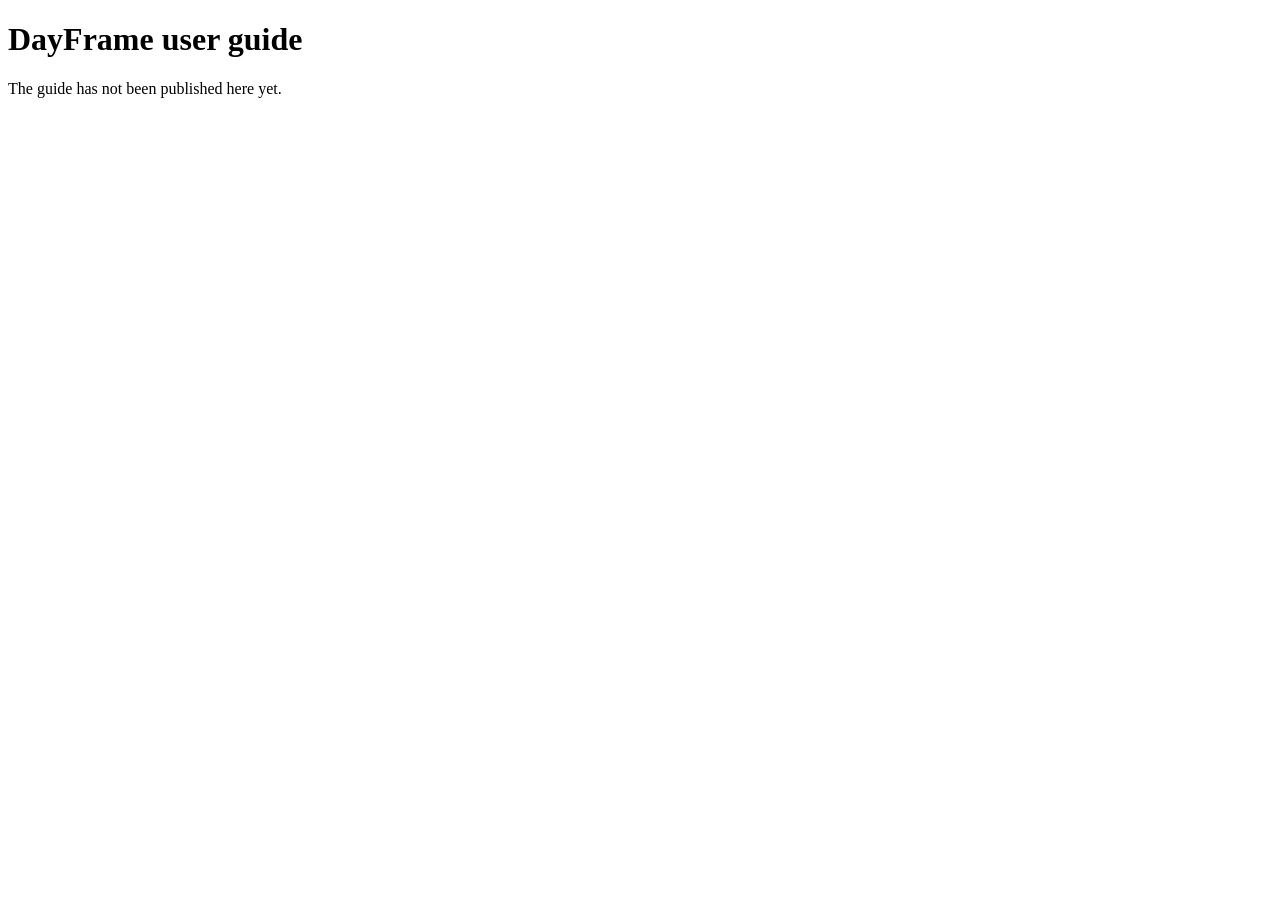
<file: site/help-library/index.html>
<!doctype html>
<html lang="en">
<head>
<meta charset="utf-8">
<meta name="viewport" content="width=device-width, initial-scale=1">
<meta name="robots" content="noindex">
<title>DayFrame user guide</title>
</head>
<body>
<main>
<h1>DayFrame user guide</h1>
<p>The guide has not been published here yet.</p>
</main>
</body>
</html>
</file>
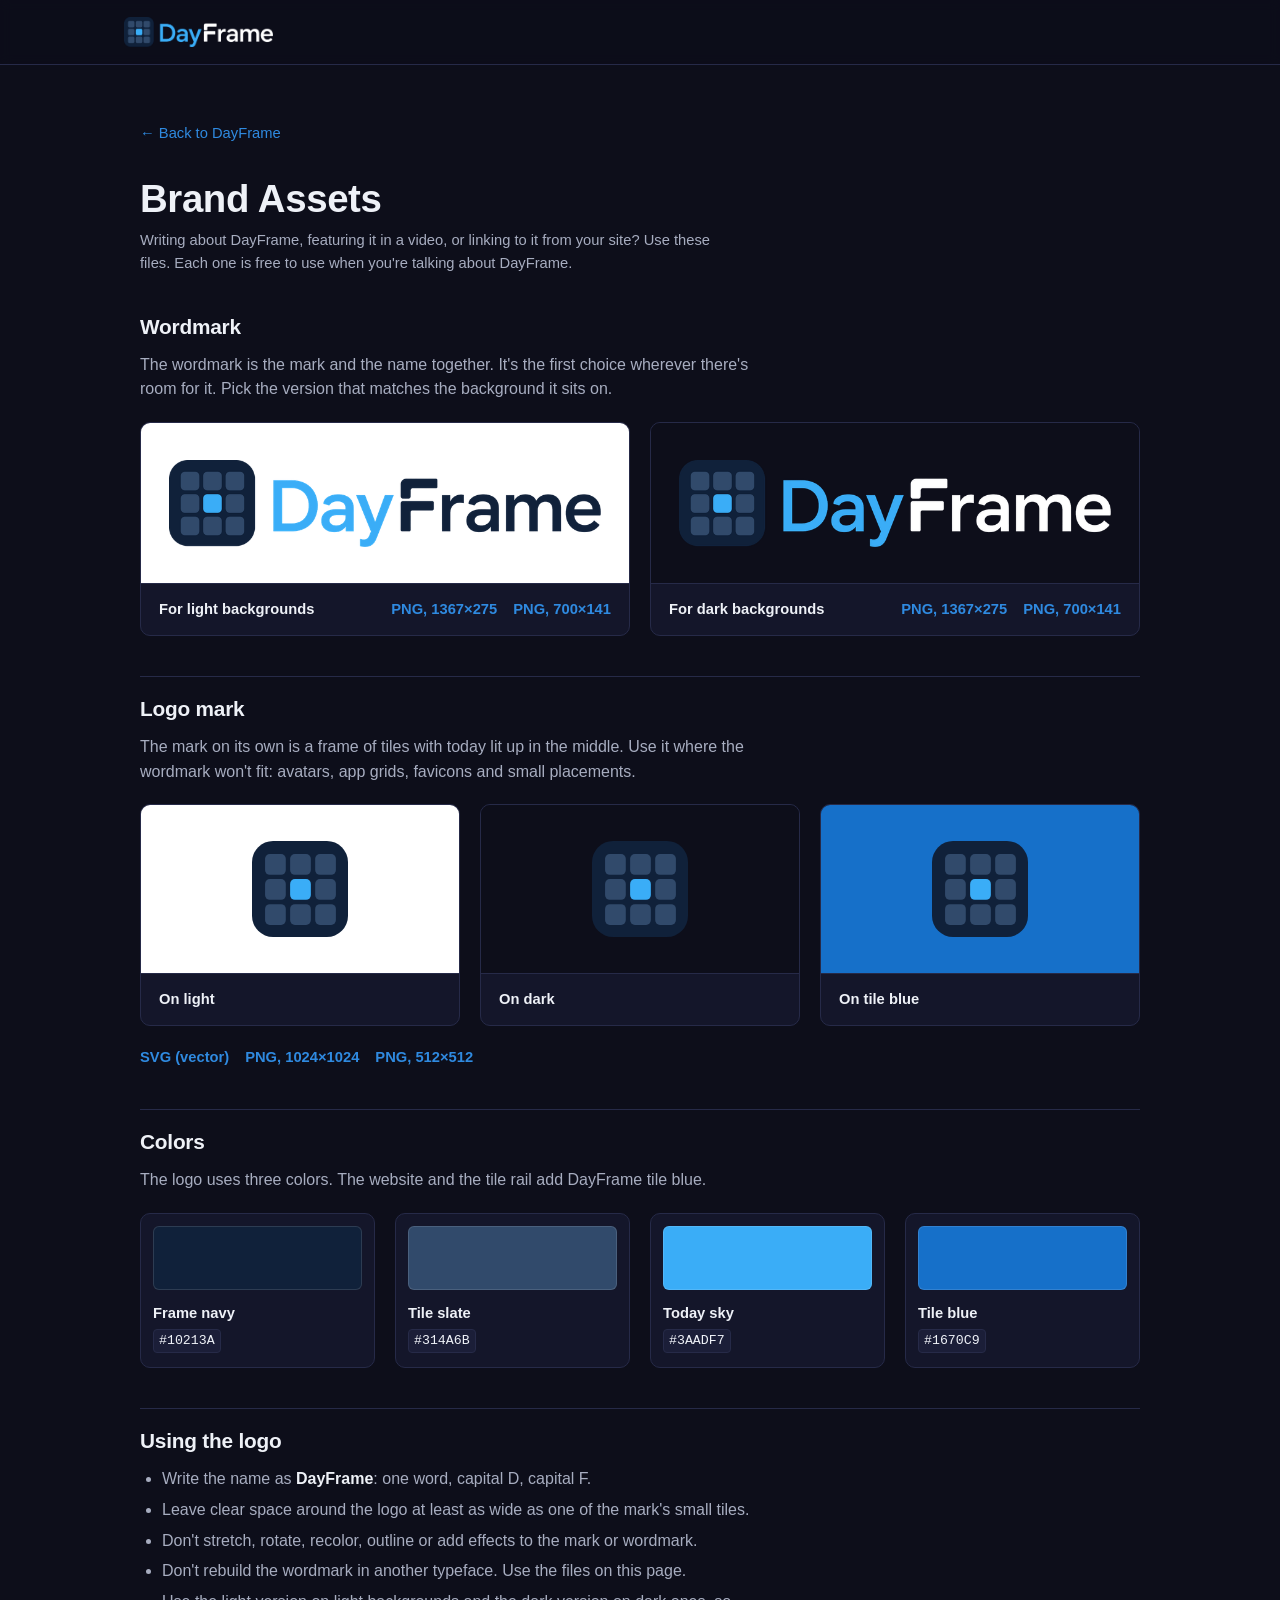
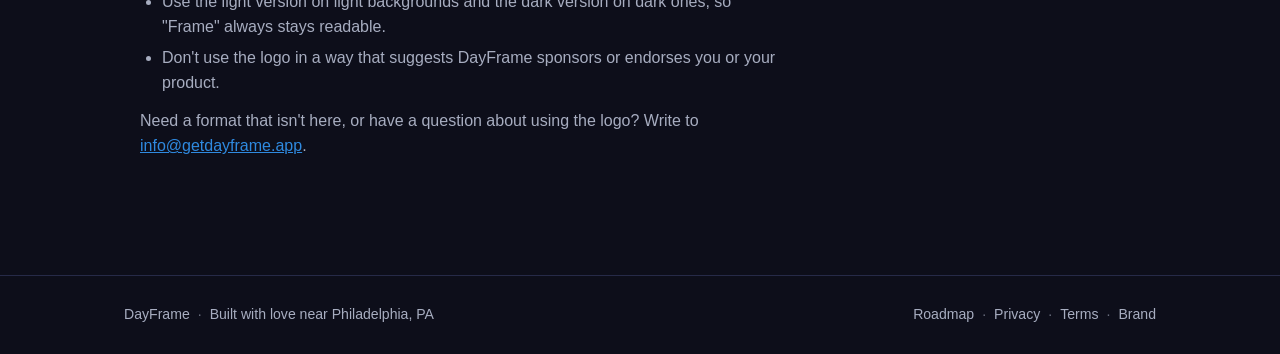
<file: site/branding.html>
<!DOCTYPE html>
<html lang="en">
<head>
<meta charset="UTF-8" />
<meta name="viewport" content="width=device-width, initial-scale=1.0" />
<title>Brand Assets — DayFrame</title>
<meta name="description" content="Download the DayFrame logo mark and wordmarks for light and dark backgrounds, with the brand colors and simple guidelines for using them." />

<link rel="icon" href="img/favicon.svg" type="image/svg+xml" />
<link rel="icon" href="img/favicon-32x32.png" sizes="32x32" type="image/png" />
<link rel="icon" href="img/favicon-16x16.png" sizes="16x16" type="image/png" />
<link rel="alternate icon" href="img/favicon.ico" />
<link rel="apple-touch-icon" href="img/apple-touch-icon.png" />

<meta property="og:type" content="website" />
<meta property="og:site_name" content="DayFrame" />
<meta property="og:url" content="https://getdayframe.app/branding.html" />
<meta property="og:title" content="Brand Assets — DayFrame" />
<meta property="og:description" content="The DayFrame logo mark, wordmarks and brand colors, ready to download." />
<meta property="og:image" content="https://getdayframe.app/img/og-image.png" />

<link rel="canonical" href="https://getdayframe.app/branding.html" />
<link rel="stylesheet" href="css/style.css" />
<script src="js/platform.js"></script>
</head>
<body>

<header class="site-header">
  <div class="wrap header-inner">
    <a class="brand" href="index.html">
      <img class="brand-wordmark" src="img/brand/dayframe-wordmark-dark-700.png" alt="DayFrame" width="700" height="141" />
    </a>
    <a class="pill store-only" href="https://apps.microsoft.com/detail/9MW9FNK1H1N3" target="_blank" rel="noopener">Get it from the Microsoft Store</a>
  </div>
</header>

<main>
  <div class="wrap legal brand-page">
    <a class="back-link" href="index.html">&larr; Back to DayFrame</a>

    <h1>Brand Assets</h1>
    <p class="updated">
      Writing about DayFrame, featuring it in a video, or linking to it from your site? Use these
      files. Each one is free to use when you're talking about DayFrame.
    </p>

    <section>
      <h2>Wordmark</h2>
      <p>
        The wordmark is the mark and the name together. It's the first choice wherever there's
        room for it. Pick the version that matches the background it sits on.
      </p>

      <div class="brand-grid brand-grid-2">
        <figure class="brand-card">
          <div class="brand-swatch brand-swatch-light">
            <img src="img/brand/dayframe-wordmark-light-700.png" alt="The DayFrame wordmark for light backgrounds: the tile-grid mark beside 'Day' in sky blue and 'Frame' in navy" width="700" height="141" />
          </div>
          <figcaption>
            <strong>For light backgrounds</strong>
            <span class="brand-downloads">
              <a href="img/brand/dayframe-wordmark-light.png" download>PNG, 1367&times;275</a>
              <a href="img/brand/dayframe-wordmark-light-700.png" download>PNG, 700&times;141</a>
            </span>
          </figcaption>
        </figure>

        <figure class="brand-card">
          <div class="brand-swatch brand-swatch-dark">
            <img src="img/brand/dayframe-wordmark-dark-700.png" alt="The DayFrame wordmark for dark backgrounds: the tile-grid mark beside 'Day' in sky blue and 'Frame' in white" width="700" height="141" />
          </div>
          <figcaption>
            <strong>For dark backgrounds</strong>
            <span class="brand-downloads">
              <a href="img/brand/dayframe-wordmark-dark.png" download>PNG, 1367&times;275</a>
              <a href="img/brand/dayframe-wordmark-dark-700.png" download>PNG, 700&times;141</a>
            </span>
          </figcaption>
        </figure>
      </div>
    </section>

    <section>
      <h2>Logo mark</h2>
      <p>
        The mark on its own is a frame of tiles with today lit up in the middle. Use it where the
        wordmark won't fit: avatars, app grids, favicons and small placements.
      </p>

      <div class="brand-grid brand-grid-3">
        <figure class="brand-card">
          <div class="brand-swatch brand-swatch-light brand-swatch-mark">
            <img src="img/brand/dayframe-mark.svg" alt="The DayFrame logo mark on a light background: a navy rounded square holding a three-by-three grid of tiles with the center tile in sky blue" width="160" height="160" />
          </div>
          <figcaption>
            <strong>On light</strong>
          </figcaption>
        </figure>

        <figure class="brand-card">
          <div class="brand-swatch brand-swatch-dark brand-swatch-mark">
            <img src="img/brand/dayframe-mark.svg" alt="The DayFrame logo mark on a dark background" width="160" height="160" />
          </div>
          <figcaption>
            <strong>On dark</strong>
          </figcaption>
        </figure>

        <figure class="brand-card">
          <div class="brand-swatch brand-swatch-blue brand-swatch-mark">
            <img src="img/brand/dayframe-mark.svg" alt="The DayFrame logo mark on DayFrame tile blue" width="160" height="160" />
          </div>
          <figcaption>
            <strong>On tile blue</strong>
          </figcaption>
        </figure>
      </div>

      <p class="brand-downloads brand-downloads-row">
        <a href="img/brand/dayframe-mark.svg" download>SVG (vector)</a>
        <a href="img/brand/dayframe-mark-1024.png" download>PNG, 1024&times;1024</a>
        <a href="img/brand/dayframe-mark-512.png" download>PNG, 512&times;512</a>
      </p>
    </section>

    <section>
      <h2>Colors</h2>
      <p>The logo uses three colors. The website and the tile rail add DayFrame tile blue.</p>

      <div class="brand-grid brand-grid-4">
        <div class="brand-color">
          <span class="brand-color-chip" style="background:#10213A"></span>
          <strong>Frame navy</strong>
          <code>#10213A</code>
        </div>
        <div class="brand-color">
          <span class="brand-color-chip" style="background:#314A6B"></span>
          <strong>Tile slate</strong>
          <code>#314A6B</code>
        </div>
        <div class="brand-color">
          <span class="brand-color-chip" style="background:#3AADF7"></span>
          <strong>Today sky</strong>
          <code>#3AADF7</code>
        </div>
        <div class="brand-color">
          <span class="brand-color-chip" style="background:#1670C9"></span>
          <strong>Tile blue</strong>
          <code>#1670C9</code>
        </div>
      </div>
    </section>

    <section>
      <h2>Using the logo</h2>
      <ul>
        <li>Write the name as <strong>DayFrame</strong>: one word, capital D, capital F.</li>
        <li>Leave clear space around the logo at least as wide as one of the mark's small tiles.</li>
        <li>Don't stretch, rotate, recolor, outline or add effects to the mark or wordmark.</li>
        <li>Don't rebuild the wordmark in another typeface. Use the files on this page.</li>
        <li>Use the light version on light backgrounds and the dark version on dark ones, so
          "Frame" always stays readable.</li>
        <li>Don't use the logo in a way that suggests DayFrame sponsors or endorses you or your
          product.</li>
      </ul>
      <p>
        Need a format that isn't here, or have a question about using the logo? Write to
        <a href="mailto:info@getdayframe.app">info@getdayframe.app</a>.
      </p>
    </section>
  </div>
</main>

<footer class="site-footer">
  <div class="wrap">
    <span>DayFrame</span>
    <span class="dot" aria-hidden="true">·</span>
    <span>Built with love near Philadelphia, PA</span>
    <span class="footer-links">
      <a href="https://feedback.getdayframe.app" target="_blank" rel="noopener">Roadmap</a>
      <span class="dot" aria-hidden="true">·</span>
      <a href="privacy.html">Privacy</a>
      <span class="dot" aria-hidden="true">·</span>
      <a href="terms.html">Terms</a>
      <span class="dot" aria-hidden="true">·</span>
      <a href="branding.html" aria-current="page">Brand</a>
    </span>
  </div>
</footer>

</body>
</html>
</file>
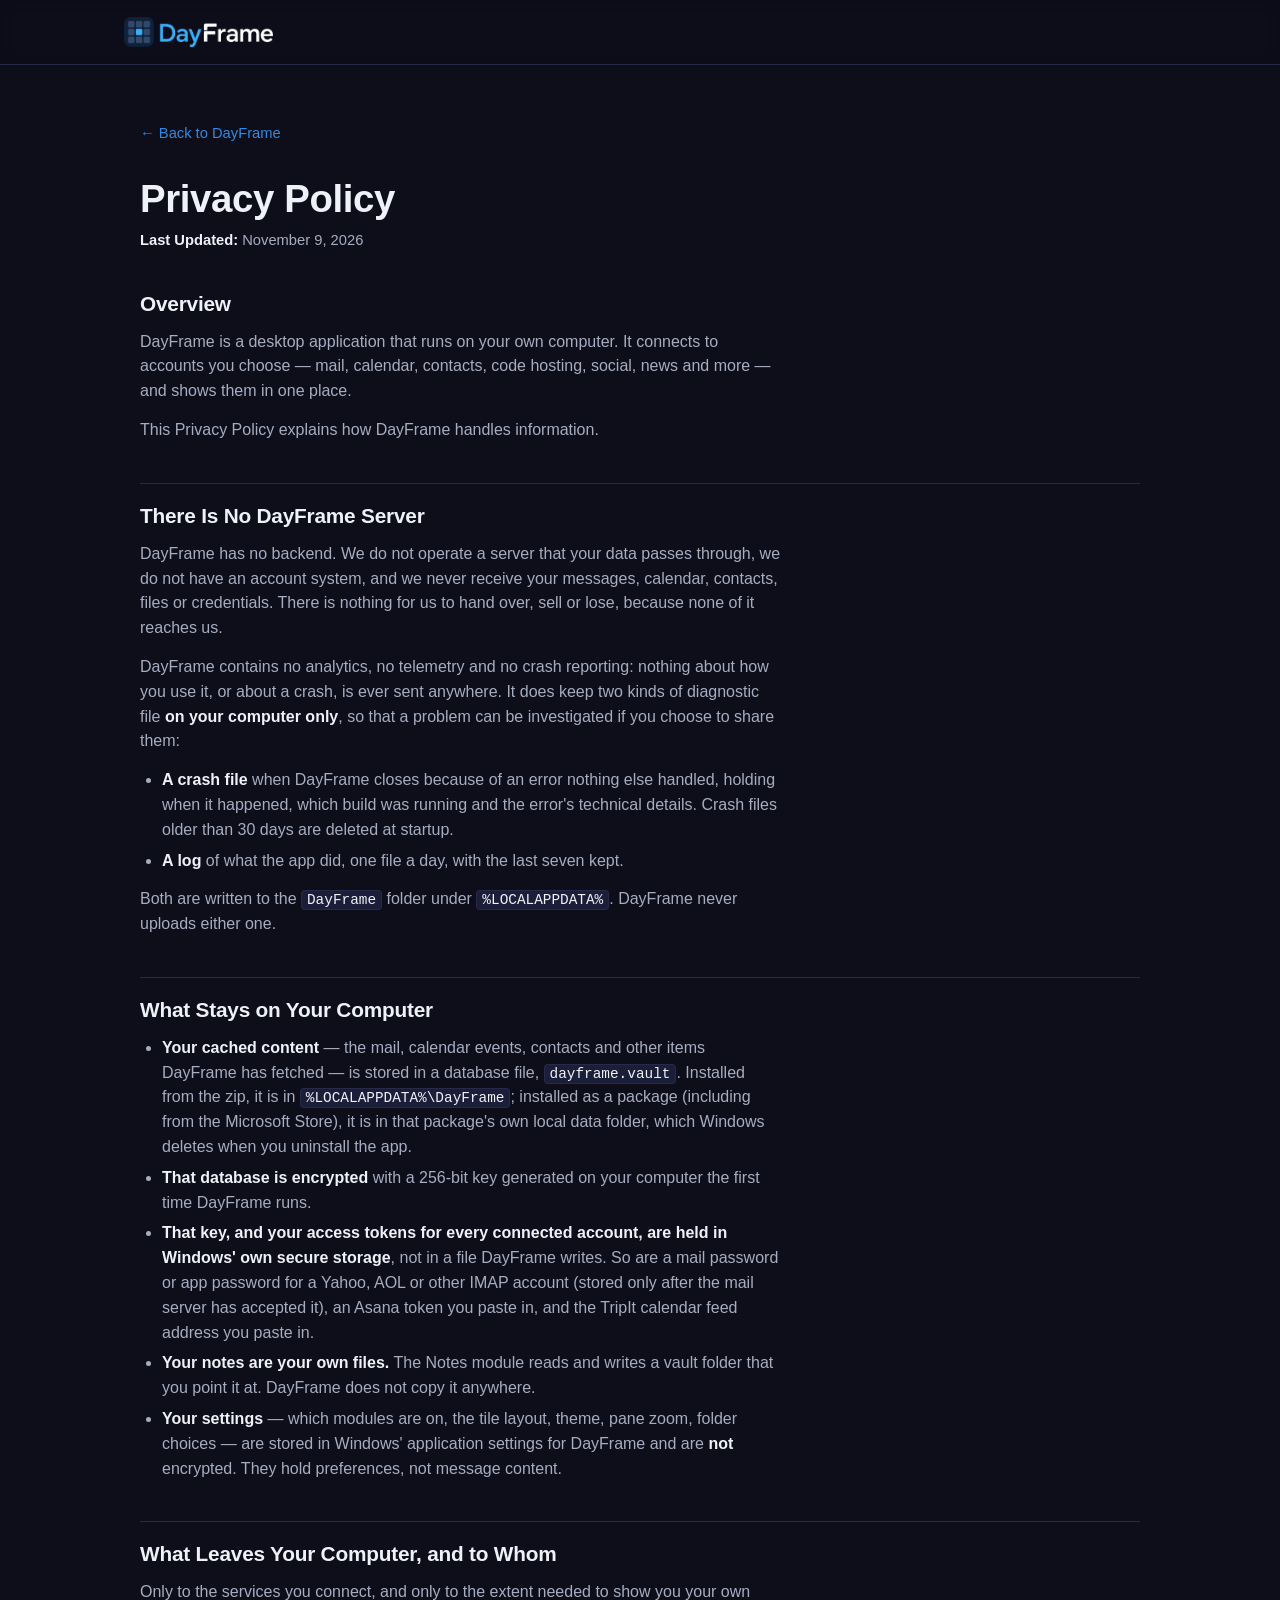
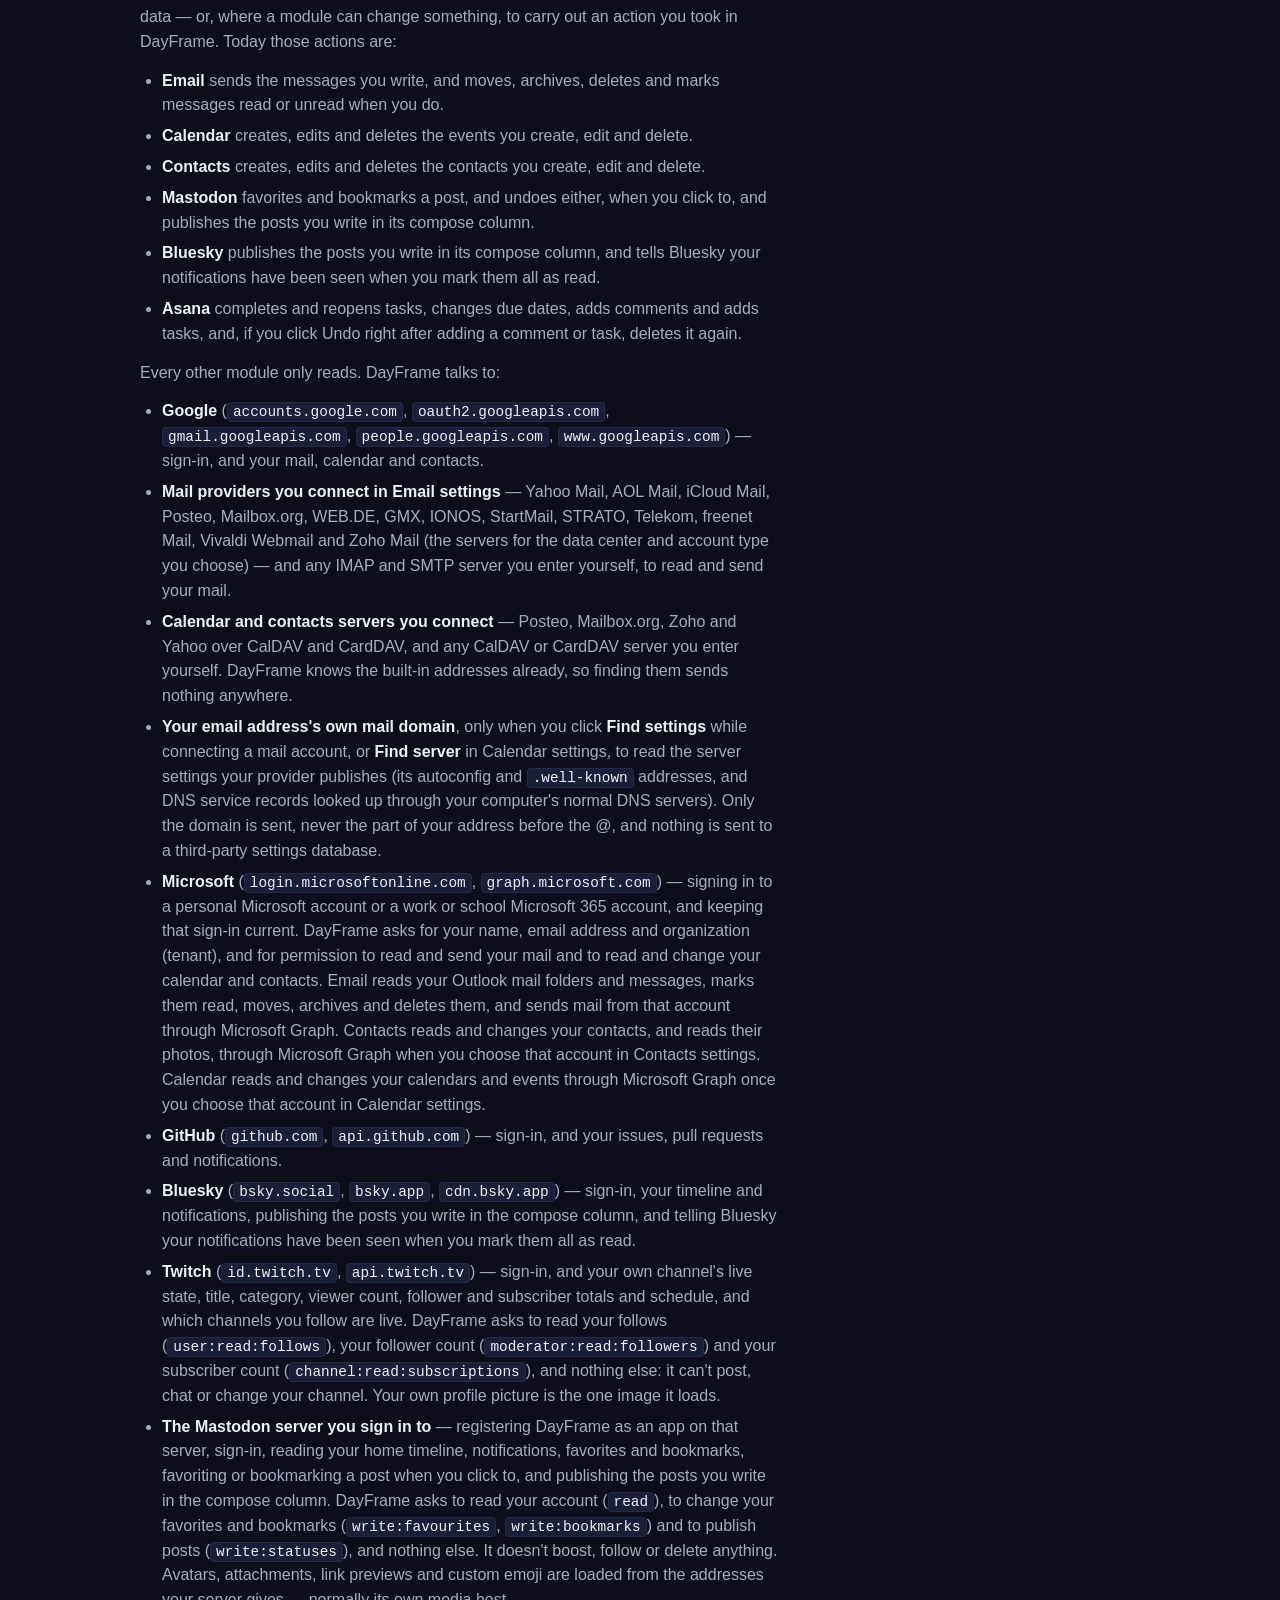
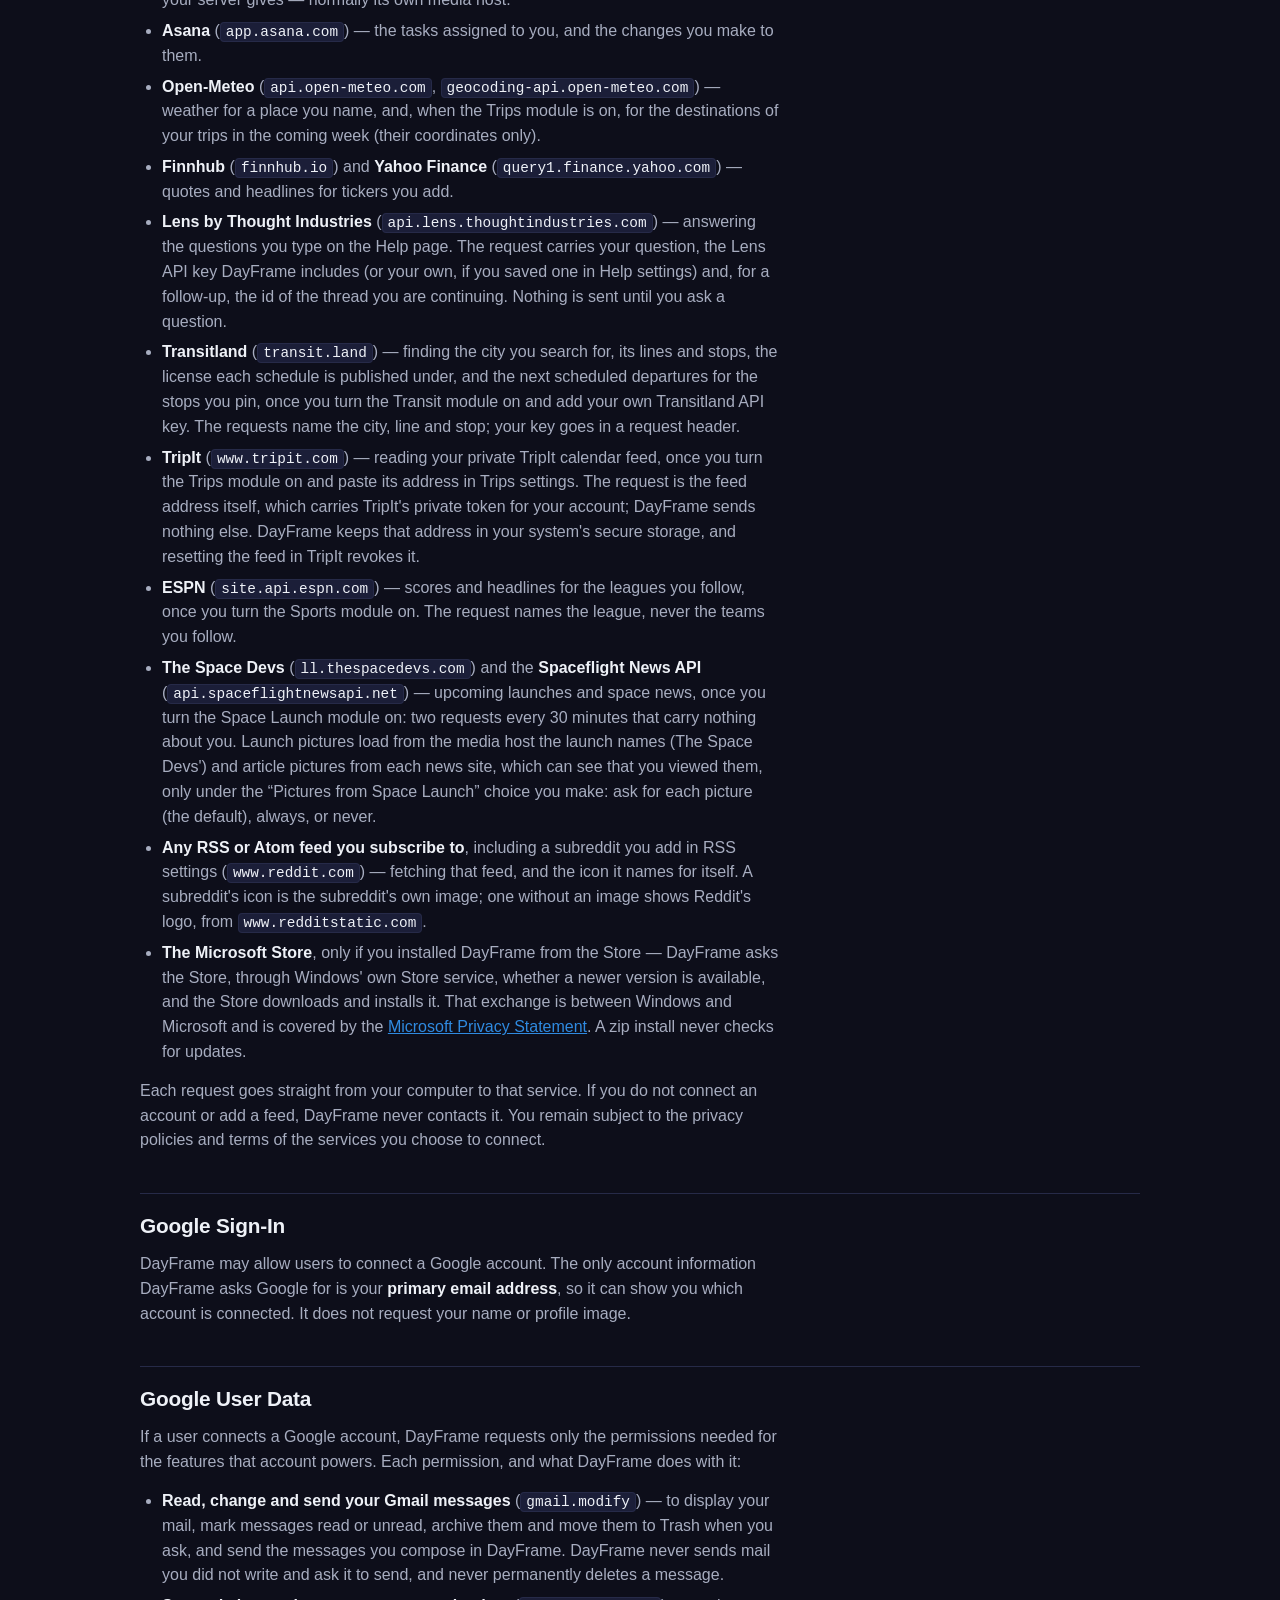
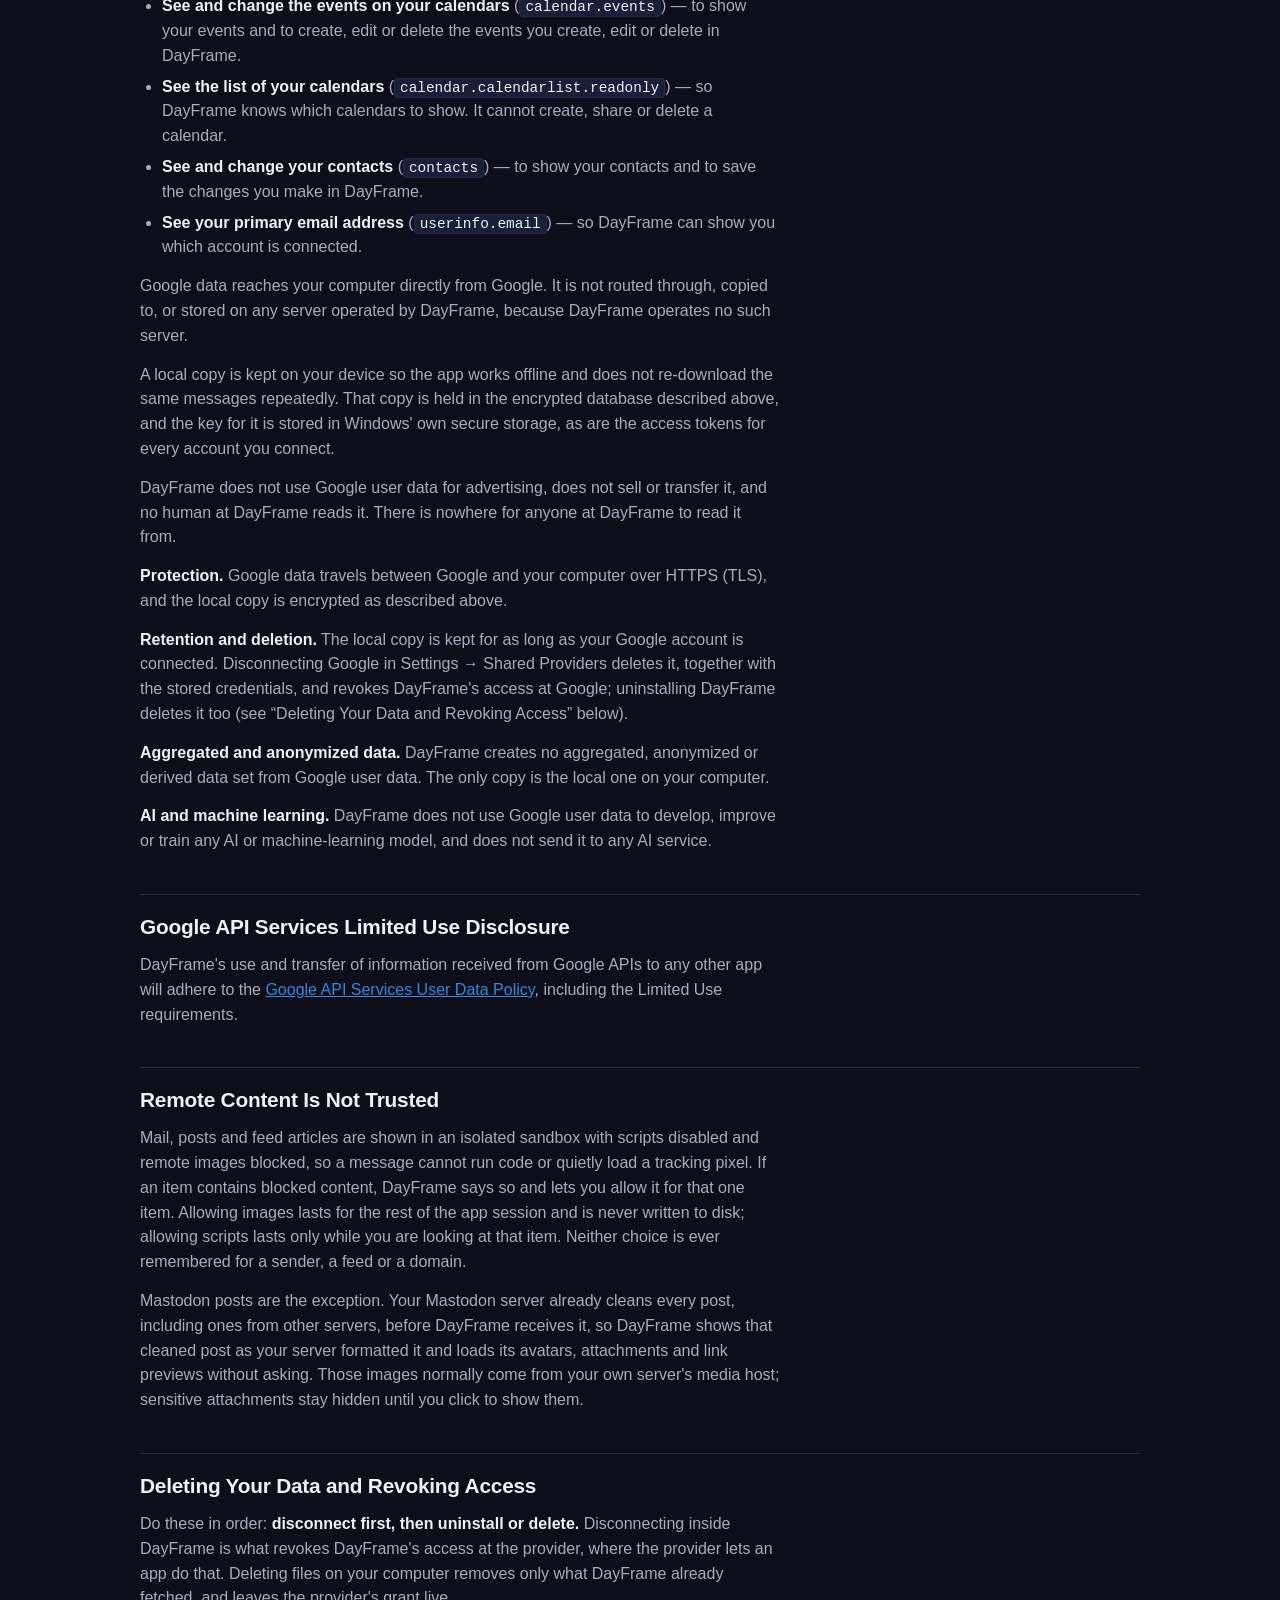
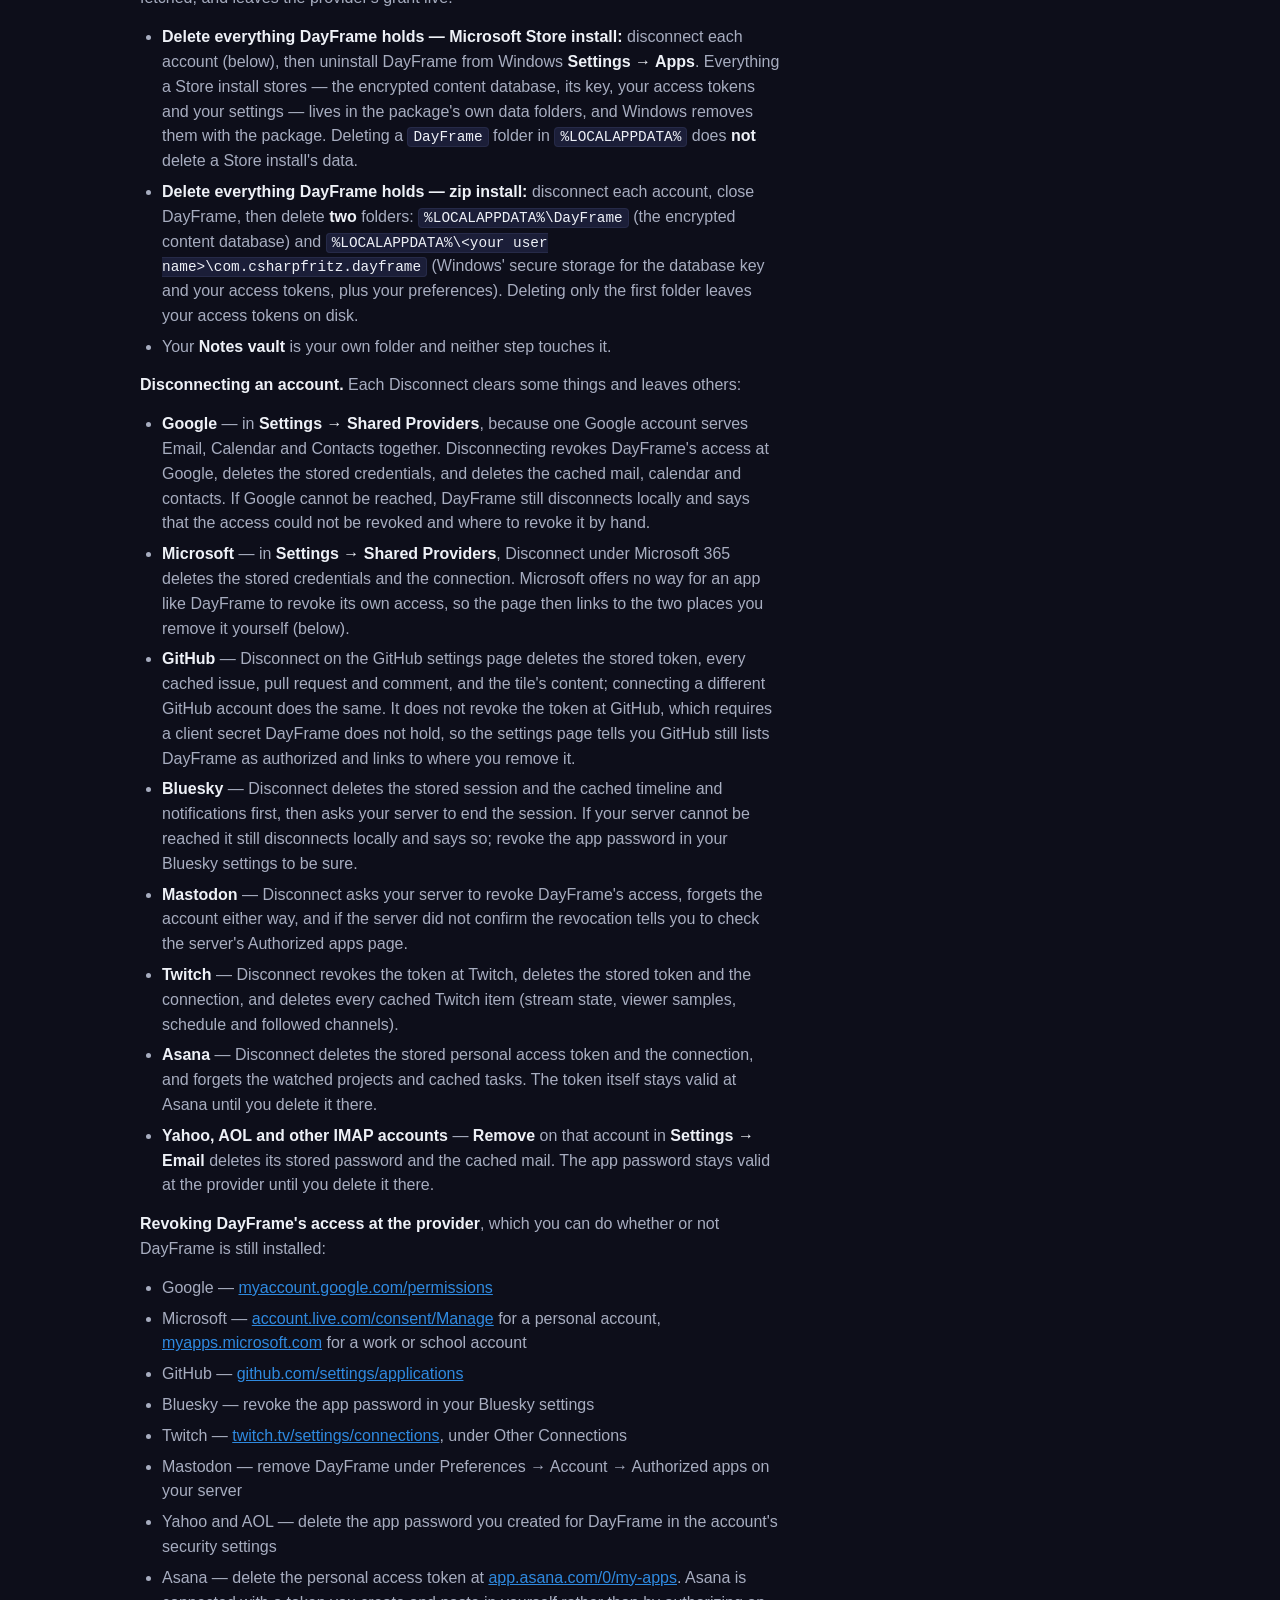
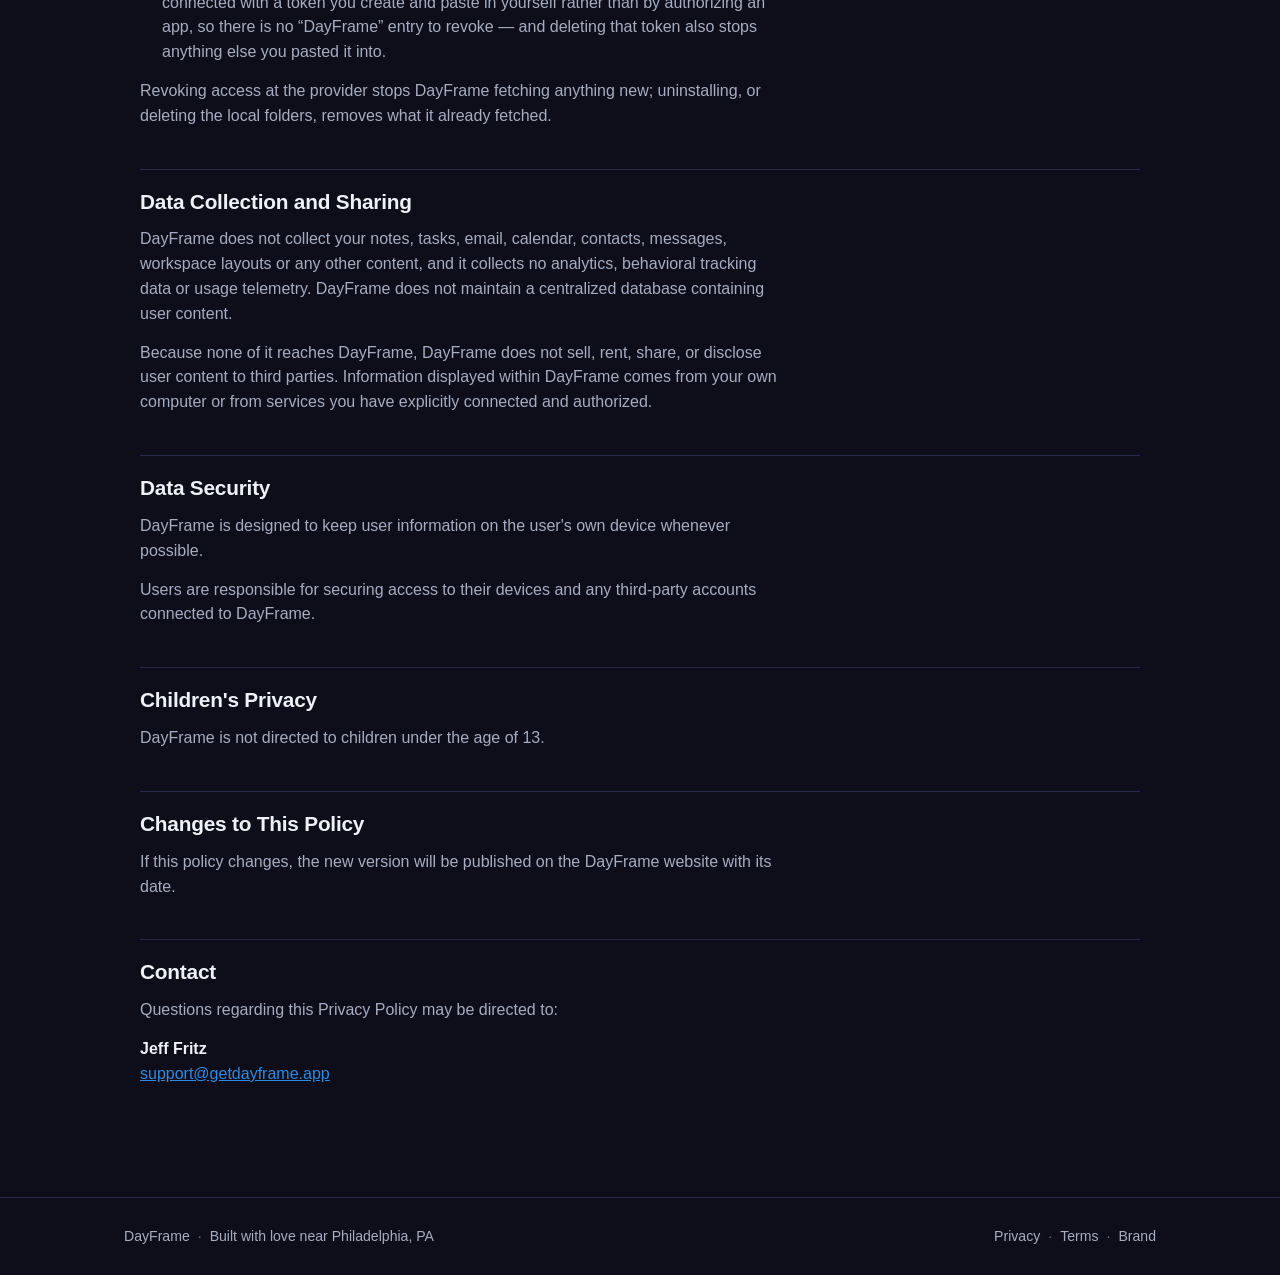
<file: site/privacy.html>
<!DOCTYPE html>
<html lang="en">
<head>
<meta charset="UTF-8" />
<meta name="viewport" content="width=device-width, initial-scale=1.0" />
<title>Privacy Policy — DayFrame</title>
<meta name="description" content="DayFrame's privacy policy: how the local-first DayFrame app handles information, Google user data, Google Sign-In, and connected services." />

<link rel="icon" href="img/favicon.svg" type="image/svg+xml" />
<link rel="icon" href="img/favicon-32x32.png" sizes="32x32" type="image/png" />
<link rel="icon" href="img/favicon-16x16.png" sizes="16x16" type="image/png" />
<link rel="alternate icon" href="img/favicon.ico" />
<link rel="apple-touch-icon" href="img/apple-touch-icon.png" />

<meta property="og:type" content="website" />
<meta property="og:site_name" content="DayFrame" />
<meta property="og:url" content="https://getdayframe.app/privacy.html" />
<meta property="og:title" content="Privacy Policy — DayFrame" />
<meta property="og:description" content="How the local-first DayFrame app handles information, Google Sign-In, and connected services." />
<meta property="og:image" content="https://getdayframe.app/img/og-image.png" />

<link rel="canonical" href="https://getdayframe.app/privacy.html" />
<link rel="stylesheet" href="css/style.css" />
<script src="js/platform.js"></script>
</head>
<body>

<header class="site-header">
  <div class="wrap header-inner">
    <a class="brand" href="index.html">
      <img class="brand-wordmark" src="img/brand/dayframe-wordmark-dark-700.png" alt="DayFrame" width="700" height="141" />
    </a>
    <a class="pill store-only" href="https://apps.microsoft.com/detail/9MW9FNK1H1N3" target="_blank" rel="noopener">Get it from the Microsoft Store</a>
  </div>
</header>

<main>
  <div class="wrap legal">
    <a class="back-link" href="index.html">&larr; Back to DayFrame</a>

    <h1>Privacy Policy</h1>
    <p class="updated"><strong>Last Updated:</strong> November 9, 2026</p>

    <section>
      <h2>Overview</h2>
      <p>
        DayFrame is a desktop application that runs on your own computer. It connects to accounts
        you choose &mdash; mail, calendar, contacts, code hosting, social, news and more &mdash; and
        shows them in one place.
      </p>
      <p>This Privacy Policy explains how DayFrame handles information.</p>
    </section>

    <section>
      <h2>There Is No DayFrame Server</h2>
      <p>
        DayFrame has no backend. We do not operate a server that your data passes through, we do
        not have an account system, and we never receive your messages, calendar, contacts, files or
        credentials. There is nothing for us to hand over, sell or lose, because none of it reaches
        us.
      </p>
      <p>
        DayFrame contains no analytics, no telemetry and no crash reporting: nothing about how you
        use it, or about a crash, is ever sent anywhere. It does keep two kinds of diagnostic file
        <strong>on your computer only</strong>, so that a problem can be investigated if you choose
        to share them:
      </p>
      <ul>
        <li>
          <strong>A crash file</strong> when DayFrame closes because of an error nothing else
          handled, holding when it happened, which build was running and the error's technical
          details. Crash files older than 30 days are deleted at startup.
        </li>
        <li>
          <strong>A log</strong> of what the app did, one file a day, with the last seven kept.
        </li>
      </ul>
      <p>
        Both are written to the <code>DayFrame</code> folder under <code>%LOCALAPPDATA%</code>.
        DayFrame never uploads either one.
      </p>
    </section>

    <section>
      <h2>What Stays on Your Computer</h2>
      <ul>
        <li>
          <strong>Your cached content</strong> &mdash; the mail, calendar events, contacts and other
          items DayFrame has fetched &mdash; is stored in a database file, <code>dayframe.vault</code>.
          Installed from the zip, it is in <code>%LOCALAPPDATA%\DayFrame</code>; installed as a
          package (including from the Microsoft Store), it is in that package's own local data
          folder, which Windows deletes when you uninstall the app.
        </li>
        <li>
          <strong>That database is encrypted</strong> with a 256-bit key generated on your computer
          the first time DayFrame runs.
        </li>
        <li>
          <strong>That key, and your access tokens for every connected account, are held in Windows'
          own secure storage</strong>, not in a file DayFrame writes. So are a mail password or app
          password for a Yahoo, AOL or other IMAP account (stored only after the mail server has
          accepted it), an Asana token you paste in, and the TripIt calendar feed address you paste
          in.
        </li>
        <li>
          <strong>Your notes are your own files.</strong> The Notes module reads and writes a vault
          folder that you point it at. DayFrame does not copy it anywhere.
        </li>
        <li>
          <strong>Your settings</strong> &mdash; which modules are on, the tile layout, theme, pane
          zoom, folder choices &mdash; are stored in Windows' application settings for DayFrame and
          are <strong>not</strong> encrypted. They hold preferences, not message content.
        </li>
      </ul>
    </section>

    <section>
      <h2>What Leaves Your Computer, and to Whom</h2>
      <p>
        Only to the services you connect, and only to the extent needed to show you your own data
        &mdash; or, where a module can change something, to carry out an action you took in
        DayFrame. Today those actions are:
      </p>
      <ul>
        <li><strong>Email</strong> sends the messages you write, and moves, archives, deletes and marks messages read or unread when you do.</li>
        <li><strong>Calendar</strong> creates, edits and deletes the events you create, edit and delete.</li>
        <li><strong>Contacts</strong> creates, edits and deletes the contacts you create, edit and delete.</li>
        <li><strong>Mastodon</strong> favorites and bookmarks a post, and undoes either, when you click to, and publishes the posts you write in its compose column.</li>
        <li><strong>Bluesky</strong> publishes the posts you write in its compose column, and tells Bluesky your notifications have been seen when you mark them all as read.</li>
        <li><strong>Asana</strong> completes and reopens tasks, changes due dates, adds comments and adds tasks, and, if you click Undo right after adding a comment or task, deletes it again.</li>
      </ul>
      <p>Every other module only reads. DayFrame talks to:</p>
      <ul>
        <li>
          <strong>Google</strong> (<code>accounts.google.com</code>, <code>oauth2.googleapis.com</code>,
          <code>gmail.googleapis.com</code>, <code>people.googleapis.com</code>,
          <code>www.googleapis.com</code>) &mdash; sign-in, and your mail, calendar and contacts.
        </li>
        <li>
          <strong>Mail providers you connect in Email settings</strong> &mdash; Yahoo Mail, AOL Mail,
          iCloud Mail, Posteo, Mailbox.org, WEB.DE, GMX, IONOS, StartMail, STRATO, Telekom, freenet
          Mail, Vivaldi Webmail and Zoho Mail (the servers for the data center and account type you
          choose) &mdash; and any
          IMAP and SMTP server you enter yourself, to read and send your mail.
        </li>
        <li>
          <strong>Calendar and contacts servers you connect</strong> &mdash; Posteo, Mailbox.org,
          Zoho and Yahoo over CalDAV and CardDAV, and any CalDAV or CardDAV server you enter
          yourself. DayFrame knows the built-in addresses already, so finding them sends nothing
          anywhere.
        </li>
        <li>
          <strong>Your email address's own mail domain</strong>, only when you click
          <strong>Find settings</strong> while connecting a mail account, or <strong>Find
          server</strong> in Calendar settings, to read the server settings your provider publishes
          (its autoconfig and <code>.well-known</code> addresses, and DNS service records looked up
          through your computer's normal DNS servers). Only the domain is sent, never the part of
          your address before the @, and nothing is sent to a third-party settings database.
        </li>
        <li>
          <strong>Microsoft</strong> (<code>login.microsoftonline.com</code>,
          <code>graph.microsoft.com</code>) &mdash; signing in to a personal Microsoft account or a
          work or school Microsoft 365 account, and keeping that sign-in current. DayFrame asks for
          your name, email address and organization (tenant), and for permission to read and send
          your mail and to read and change your calendar and contacts. Email reads your Outlook mail
          folders and messages, marks them read, moves, archives and deletes them, and sends mail
          from that account through Microsoft Graph. Contacts reads and changes your contacts, and
          reads their photos, through Microsoft Graph when you choose that account in Contacts
          settings. Calendar reads and changes your calendars and events through Microsoft Graph
          once you choose that account in Calendar settings.
        </li>
        <li>
          <strong>GitHub</strong> (<code>github.com</code>, <code>api.github.com</code>) &mdash;
          sign-in, and your issues, pull requests and notifications.
        </li>
        <li>
          <strong>Bluesky</strong> (<code>bsky.social</code>, <code>bsky.app</code>,
          <code>cdn.bsky.app</code>) &mdash; sign-in, your timeline and notifications, publishing
          the posts you write in the compose column, and telling Bluesky your notifications have
          been seen when you mark them all as read.
        </li>
        <li>
          <strong>Twitch</strong> (<code>id.twitch.tv</code>, <code>api.twitch.tv</code>) &mdash;
          sign-in, and your own channel's live state, title, category, viewer count, follower and
          subscriber totals and schedule, and which channels you follow are live. DayFrame asks to
          read your follows (<code>user:read:follows</code>), your follower count
          (<code>moderator:read:followers</code>) and your subscriber count
          (<code>channel:read:subscriptions</code>), and nothing else: it can't post, chat or change
          your channel. Your own profile picture is the one image it loads.
        </li>
        <li>
          <strong>The Mastodon server you sign in to</strong> &mdash; registering DayFrame as an app
          on that server, sign-in, reading your home timeline, notifications, favorites and
          bookmarks, favoriting or bookmarking a post when you click to, and publishing the posts
          you write in the compose column. DayFrame asks to read your account
          (<code>read</code>), to change your favorites and bookmarks
          (<code>write:favourites</code>, <code>write:bookmarks</code>) and to publish posts
          (<code>write:statuses</code>), and nothing else. It doesn't boost, follow or delete
          anything. Avatars, attachments, link previews and custom
          emoji are loaded from the addresses your server gives &mdash; normally its own media host.
        </li>
        <li>
          <strong>Asana</strong> (<code>app.asana.com</code>) &mdash; the tasks assigned to you, and
          the changes you make to them.
        </li>
        <li>
          <strong>Open-Meteo</strong> (<code>api.open-meteo.com</code>,
          <code>geocoding-api.open-meteo.com</code>) &mdash; weather for a place you name, and, when
          the Trips module is on, for the destinations of your trips in the coming week (their
          coordinates only).
        </li>
        <li>
          <strong>Finnhub</strong> (<code>finnhub.io</code>) and <strong>Yahoo Finance</strong>
          (<code>query1.finance.yahoo.com</code>) &mdash; quotes and headlines for tickers you add.
        </li>
        <li>
          <strong>Lens by Thought Industries</strong> (<code>api.lens.thoughtindustries.com</code>)
          &mdash; answering the questions you type on the Help page. The request carries your
          question, the Lens API key DayFrame includes (or your own, if you saved one in Help
          settings) and, for a follow-up, the id of the thread you are continuing. Nothing is sent
          until you ask a question.
        </li>
        <li>
          <strong>Transitland</strong> (<code>transit.land</code>) &mdash; finding the city you
          search for, its lines and stops, the license each schedule is published under, and the
          next scheduled departures for the stops you pin, once you turn the Transit module on and
          add your own Transitland API key. The requests name the city, line and stop; your key
          goes in a request header.
        </li>
        <li>
          <strong>TripIt</strong> (<code>www.tripit.com</code>) &mdash; reading your private TripIt
          calendar feed, once you turn the Trips module on and paste its address in Trips settings.
          The request is the feed address itself, which carries TripIt's private token for your
          account; DayFrame sends nothing else. DayFrame keeps that address in your system's secure
          storage, and resetting the feed in TripIt revokes it.
        </li>
        <li>
          <strong>ESPN</strong> (<code>site.api.espn.com</code>) &mdash; scores and headlines for the
          leagues you follow, once you turn the Sports module on. The request names the league,
          never the teams you follow.
        </li>
        <li>
          <strong>The Space Devs</strong> (<code>ll.thespacedevs.com</code>) and the
          <strong>Spaceflight News API</strong> (<code>api.spaceflightnewsapi.net</code>) &mdash;
          upcoming launches and space news, once you turn the Space Launch module on: two requests
          every 30 minutes that carry nothing about you. Launch pictures load from the media host
          the launch names (The Space Devs') and article pictures from each news site, which can
          see that you viewed them, only under the &ldquo;Pictures from Space Launch&rdquo; choice
          you make: ask for each picture (the default), always, or never.
        </li>
        <li>
          <strong>Any RSS or Atom feed you subscribe to</strong>, including a subreddit you add in
          RSS settings (<code>www.reddit.com</code>) &mdash; fetching that feed, and the icon it
          names for itself. A subreddit's icon is the subreddit's own image; one without an image
          shows Reddit's logo, from <code>www.redditstatic.com</code>.
        </li>
        <li>
          <strong>The Microsoft Store</strong>, only if you installed DayFrame from the Store
          &mdash; DayFrame asks the Store, through Windows' own Store service, whether a newer
          version is available, and the Store downloads and installs it. That exchange is
          between Windows and Microsoft and is covered by the
          <a href="https://privacy.microsoft.com/privacystatement" target="_blank" rel="noopener noreferrer">Microsoft Privacy Statement</a>.
          A zip install never checks for updates.
        </li>
      </ul>
      <p>
        Each request goes straight from your computer to that service. If you do not connect an
        account or add a feed, DayFrame never contacts it. You remain subject to the privacy
        policies and terms of the services you choose to connect.
      </p>
    </section>

    <section>
      <h2>Google Sign-In</h2>
      <p>
        DayFrame may allow users to connect a Google account. The only account information DayFrame
        asks Google for is your <strong>primary email address</strong>, so it can show you which
        account is connected. It does not request your name or profile image.
      </p>
    </section>

    <section>
      <h2>Google User Data</h2>
      <p>
        If a user connects a Google account, DayFrame requests only the permissions needed for
        the features that account powers. Each permission, and what DayFrame does with it:
      </p>
      <ul>
        <li>
          <strong>Read, change and send your Gmail messages</strong> (<code>gmail.modify</code>)
          &mdash; to display your mail, mark messages read or unread, archive them and move them to
          Trash when you ask, and send the messages you compose in DayFrame. DayFrame never sends
          mail you did not write and ask it to send, and never permanently deletes a message.
        </li>
        <li>
          <strong>See and change the events on your calendars</strong>
          (<code>calendar.events</code>) &mdash; to show your events and to create, edit or delete
          the events you create, edit or delete in DayFrame.
        </li>
        <li>
          <strong>See the list of your calendars</strong> (<code>calendar.calendarlist.readonly</code>)
          &mdash; so DayFrame knows which calendars to show. It cannot create, share or delete a
          calendar.
        </li>
        <li>
          <strong>See and change your contacts</strong> (<code>contacts</code>) &mdash; to show your
          contacts and to save the changes you make in DayFrame.
        </li>
        <li>
          <strong>See your primary email address</strong> (<code>userinfo.email</code>) &mdash; so
          DayFrame can show you which account is connected.
        </li>
      </ul>
      <p>
        Google data reaches your computer directly from Google. It is not routed through, copied to,
        or stored on any server operated by DayFrame, because DayFrame operates no such server.
      </p>
      <p>
        A local copy is kept on your device so the app works offline and does not re-download the
        same messages repeatedly. That copy is held in the encrypted database described above, and
        the key for it is stored in Windows' own secure storage, as are the access tokens for every
        account you connect.
      </p>
      <p>
        DayFrame does not use Google user data for advertising, does not sell or transfer it, and no
        human at DayFrame reads it. There is nowhere for anyone at DayFrame to read it from.
      </p>
      <p>
        <strong>Protection.</strong> Google data travels between Google and your computer over
        HTTPS (TLS), and the local copy is encrypted as described above.
      </p>
      <p>
        <strong>Retention and deletion.</strong> The local copy is kept for as long as your Google
        account is connected. Disconnecting Google in Settings &rarr; Shared Providers deletes it,
        together with the stored credentials, and revokes DayFrame's access at Google; uninstalling
        DayFrame deletes it too (see &ldquo;Deleting Your Data and Revoking Access&rdquo; below).
      </p>
      <p>
        <strong>Aggregated and anonymized data.</strong> DayFrame creates no aggregated, anonymized
        or derived data set from Google user data. The only copy is the local one on your computer.
      </p>
      <p>
        <strong>AI and machine learning.</strong> DayFrame does not use Google user data to develop,
        improve or train any AI or machine-learning model, and does not send it to any AI service.
      </p>
    </section>

    <section>
      <h2>Google API Services Limited Use Disclosure</h2>
      <p>
        DayFrame's use and transfer of information received from Google APIs to any other app will
        adhere to the
        <a href="https://developers.google.com/terms/api-services-user-data-policy" target="_blank" rel="noopener noreferrer">Google
        API Services User Data Policy</a>, including the Limited Use requirements.
      </p>
    </section>

    <section>
      <h2>Remote Content Is Not Trusted</h2>
      <p>
        Mail, posts and feed articles are shown in an isolated sandbox with scripts disabled and
        remote images blocked, so a message cannot run code or quietly load a tracking pixel. If an
        item contains blocked content, DayFrame says so and lets you allow it for that one item.
        Allowing images lasts for the rest of the app session and is never written to disk; allowing
        scripts lasts only while you are looking at that item. Neither choice is ever remembered for
        a sender, a feed or a domain.
      </p>
      <p>
        Mastodon posts are the exception. Your Mastodon server already cleans every post, including
        ones from other servers, before DayFrame receives it, so DayFrame shows that cleaned post as
        your server formatted it and loads its avatars, attachments and link previews without
        asking. Those images normally come from your own server's media host; sensitive attachments
        stay hidden until you click to show them.
      </p>
    </section>

    <section>
      <h2>Deleting Your Data and Revoking Access</h2>
      <p>
        Do these in order: <strong>disconnect first, then uninstall or delete.</strong>
        Disconnecting inside DayFrame is what revokes DayFrame's access at the provider, where the
        provider lets an app do that. Deleting files on your computer removes only what DayFrame
        already fetched, and leaves the provider's grant live.
      </p>
      <ul>
        <li>
          <strong>Delete everything DayFrame holds &mdash; Microsoft Store install:</strong>
          disconnect each account (below), then uninstall DayFrame from Windows <strong>Settings
          &rarr; Apps</strong>. Everything a Store install stores &mdash; the encrypted content
          database, its key, your access tokens and your settings &mdash; lives in the package's own
          data folders, and Windows removes them with the package. Deleting a <code>DayFrame</code>
          folder in <code>%LOCALAPPDATA%</code> does <strong>not</strong> delete a Store install's
          data.
        </li>
        <li>
          <strong>Delete everything DayFrame holds &mdash; zip install:</strong> disconnect each
          account, close DayFrame, then delete <strong>two</strong> folders:
          <code>%LOCALAPPDATA%\DayFrame</code> (the encrypted content database) and
          <code>%LOCALAPPDATA%\&lt;your user name&gt;\com.csharpfritz.dayframe</code> (Windows'
          secure storage for the database key and your access tokens, plus your preferences).
          Deleting only the first folder leaves your access tokens on disk.
        </li>
        <li>Your <strong>Notes vault</strong> is your own folder and neither step touches it.</li>
      </ul>
      <p><strong>Disconnecting an account.</strong> Each Disconnect clears some things and leaves others:</p>
      <ul>
        <li>
          <strong>Google</strong> &mdash; in <strong>Settings &rarr; Shared Providers</strong>,
          because one Google account serves Email, Calendar and Contacts together. Disconnecting
          revokes DayFrame's access at Google, deletes the stored credentials, and deletes the
          cached mail, calendar and contacts. If Google cannot be reached, DayFrame still
          disconnects locally and says that the access could not be revoked and where to revoke it
          by hand.
        </li>
        <li>
          <strong>Microsoft</strong> &mdash; in <strong>Settings &rarr; Shared Providers</strong>,
          Disconnect under Microsoft 365 deletes the stored credentials and the connection.
          Microsoft offers no way for an app like DayFrame to revoke its own access, so the page
          then links to the two places you remove it yourself (below).
        </li>
        <li>
          <strong>GitHub</strong> &mdash; Disconnect on the GitHub settings page deletes the stored
          token, every cached issue, pull request and comment, and the tile's content; connecting a
          different GitHub account does the same. It does not revoke the token at GitHub, which
          requires a client secret DayFrame does not hold, so the settings page tells you GitHub
          still lists DayFrame as authorized and links to where you remove it.
        </li>
        <li>
          <strong>Bluesky</strong> &mdash; Disconnect deletes the stored session and the cached
          timeline and notifications first, then asks your server to end the session. If your
          server cannot be reached it still disconnects locally and says so; revoke the app password
          in your Bluesky settings to be sure.
        </li>
        <li>
          <strong>Mastodon</strong> &mdash; Disconnect asks your server to revoke DayFrame's access,
          forgets the account either way, and if the server did not confirm the revocation tells you
          to check the server's Authorized apps page.
        </li>
        <li>
          <strong>Twitch</strong> &mdash; Disconnect revokes the token at Twitch, deletes the stored
          token and the connection, and deletes every cached Twitch item (stream state, viewer
          samples, schedule and followed channels).
        </li>
        <li>
          <strong>Asana</strong> &mdash; Disconnect deletes the stored personal access token and the
          connection, and forgets the watched projects and cached tasks. The token itself stays valid
          at Asana until you delete it there.
        </li>
        <li>
          <strong>Yahoo, AOL and other IMAP accounts</strong> &mdash; <strong>Remove</strong> on that
          account in <strong>Settings &rarr; Email</strong> deletes its stored password and the
          cached mail. The app password stays valid at the provider until you delete it there.
        </li>
      </ul>
      <p>
        <strong>Revoking DayFrame's access at the provider</strong>, which you can do whether or not
        DayFrame is still installed:
      </p>
      <ul>
        <li>Google &mdash; <a href="https://myaccount.google.com/permissions" target="_blank" rel="noopener noreferrer">myaccount.google.com/permissions</a></li>
        <li>
          Microsoft &mdash;
          <a href="https://account.live.com/consent/Manage" target="_blank" rel="noopener noreferrer">account.live.com/consent/Manage</a>
          for a personal account,
          <a href="https://myapps.microsoft.com" target="_blank" rel="noopener noreferrer">myapps.microsoft.com</a>
          for a work or school account
        </li>
        <li>GitHub &mdash; <a href="https://github.com/settings/applications" target="_blank" rel="noopener noreferrer">github.com/settings/applications</a></li>
        <li>Bluesky &mdash; revoke the app password in your Bluesky settings</li>
        <li>Twitch &mdash; <a href="https://www.twitch.tv/settings/connections" target="_blank" rel="noopener noreferrer">twitch.tv/settings/connections</a>, under Other Connections</li>
        <li>Mastodon &mdash; remove DayFrame under Preferences &rarr; Account &rarr; Authorized apps on your server</li>
        <li>Yahoo and AOL &mdash; delete the app password you created for DayFrame in the account's security settings</li>
        <li>
          Asana &mdash; delete the personal access token at
          <a href="https://app.asana.com/0/my-apps" target="_blank" rel="noopener noreferrer">app.asana.com/0/my-apps</a>.
          Asana is connected with a token you create and paste in yourself rather than by
          authorizing an app, so there is no &ldquo;DayFrame&rdquo; entry to revoke &mdash; and
          deleting that token also stops anything else you pasted it into.
        </li>
      </ul>
      <p>
        Revoking access at the provider stops DayFrame fetching anything new; uninstalling, or
        deleting the local folders, removes what it already fetched.
      </p>
    </section>

    <section>
      <h2>Data Collection and Sharing</h2>
      <p>
        DayFrame does not collect your notes, tasks, email, calendar, contacts, messages, workspace
        layouts or any other content, and it collects no analytics, behavioral tracking data or
        usage telemetry. DayFrame does not maintain a centralized database containing user content.
      </p>
      <p>
        Because none of it reaches DayFrame, DayFrame does not sell, rent, share, or disclose user
        content to third parties. Information displayed within DayFrame comes from your own
        computer or from services you have explicitly connected and authorized.
      </p>
    </section>

    <section>
      <h2>Data Security</h2>
      <p>DayFrame is designed to keep user information on the user's own device whenever possible.</p>
      <p>
        Users are responsible for securing access to their devices and any third-party
        accounts connected to DayFrame.
      </p>
    </section>

    <section>
      <h2>Children's Privacy</h2>
      <p>DayFrame is not directed to children under the age of 13.</p>
    </section>

    <section>
      <h2>Changes to This Policy</h2>
      <p>
        If this policy changes, the new version will be published on the DayFrame website with its
        date.
      </p>
    </section>

    <section>
      <h2>Contact</h2>
      <p>Questions regarding this Privacy Policy may be directed to:</p>
      <p>
        <strong>Jeff Fritz</strong><br />
        <a href="mailto:support@getdayframe.app">support@getdayframe.app</a>
      </p>
    </section>
  </div>
</main>

<footer class="site-footer">
  <div class="wrap">
    <span>DayFrame</span>
    <span class="dot" aria-hidden="true">·</span>
    <span>Built with love near Philadelphia, PA</span>
    <span class="footer-links">
      <a href="privacy.html">Privacy</a>
      <span class="dot" aria-hidden="true">·</span>
      <a href="terms.html">Terms</a>
      <span class="dot" aria-hidden="true">·</span>
      <a href="branding.html">Brand</a>
    </span>
  </div>
</footer>

</body>
</html>
</file>
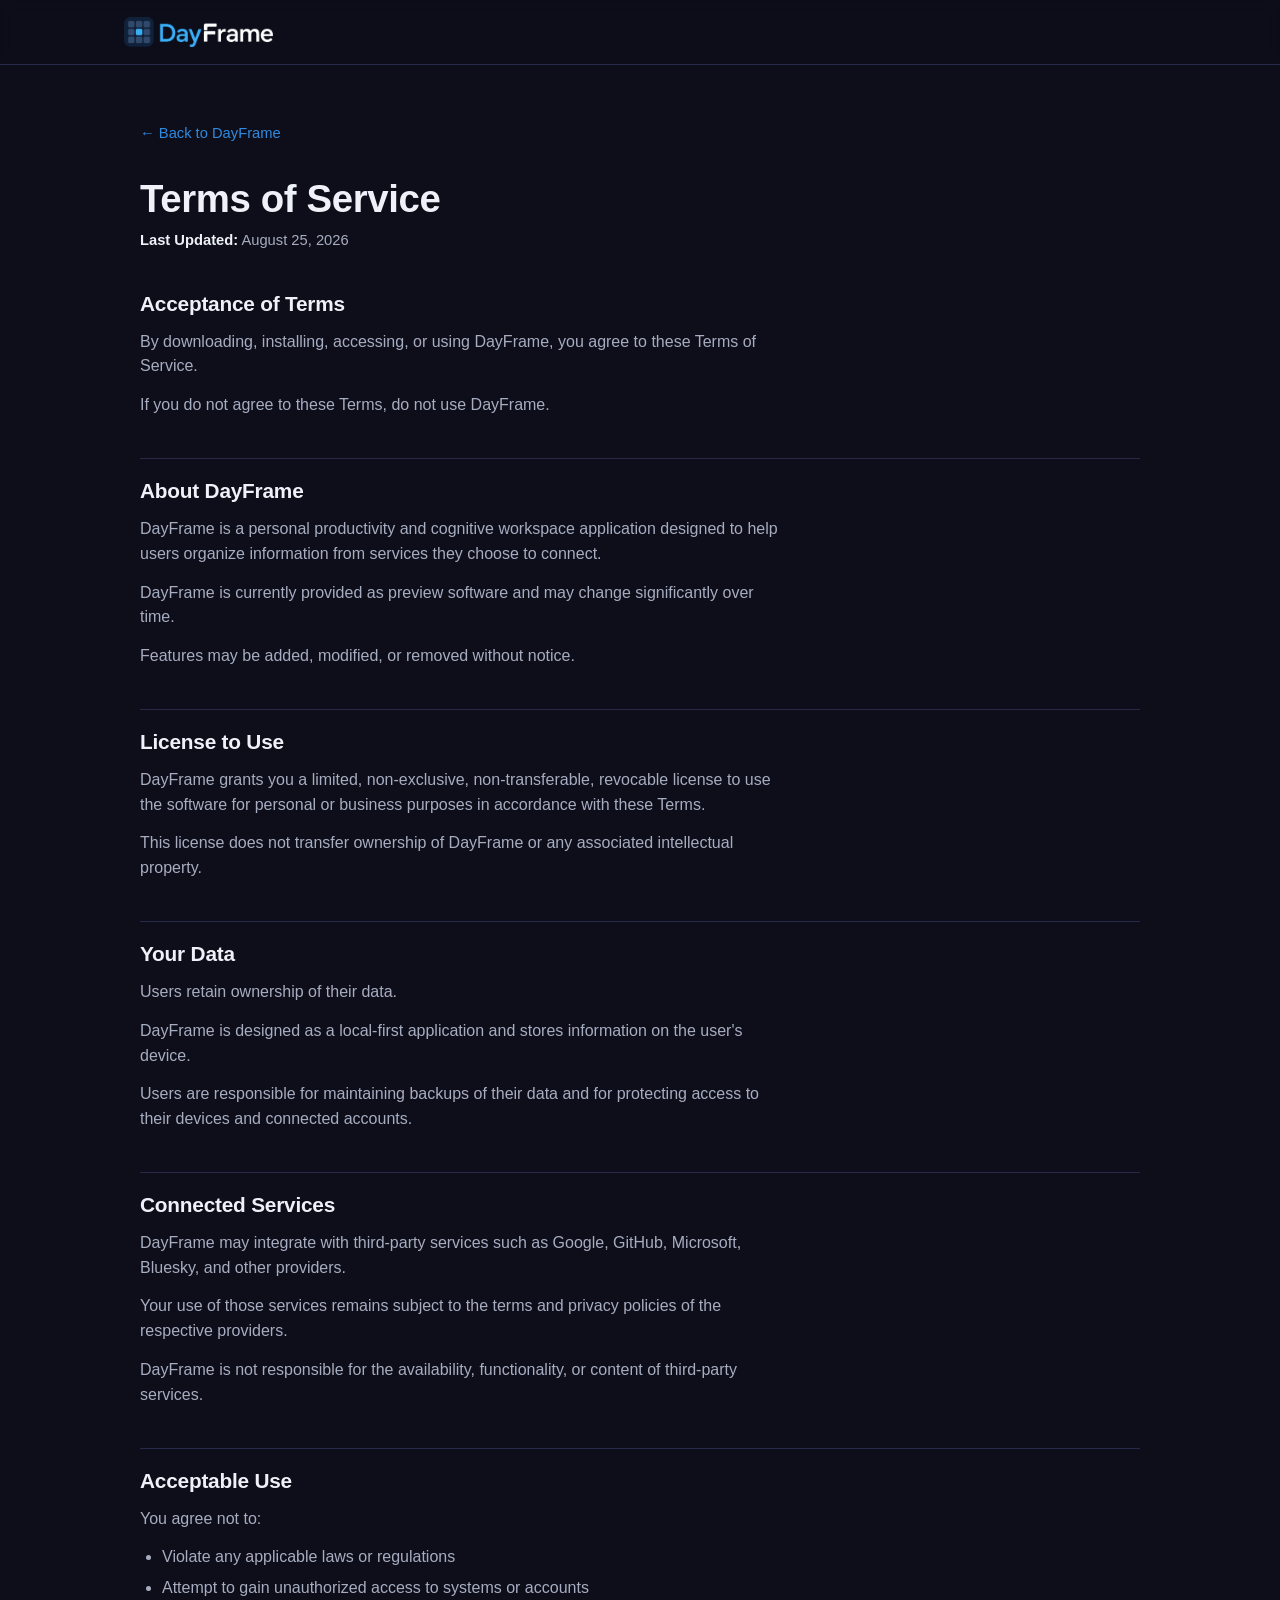
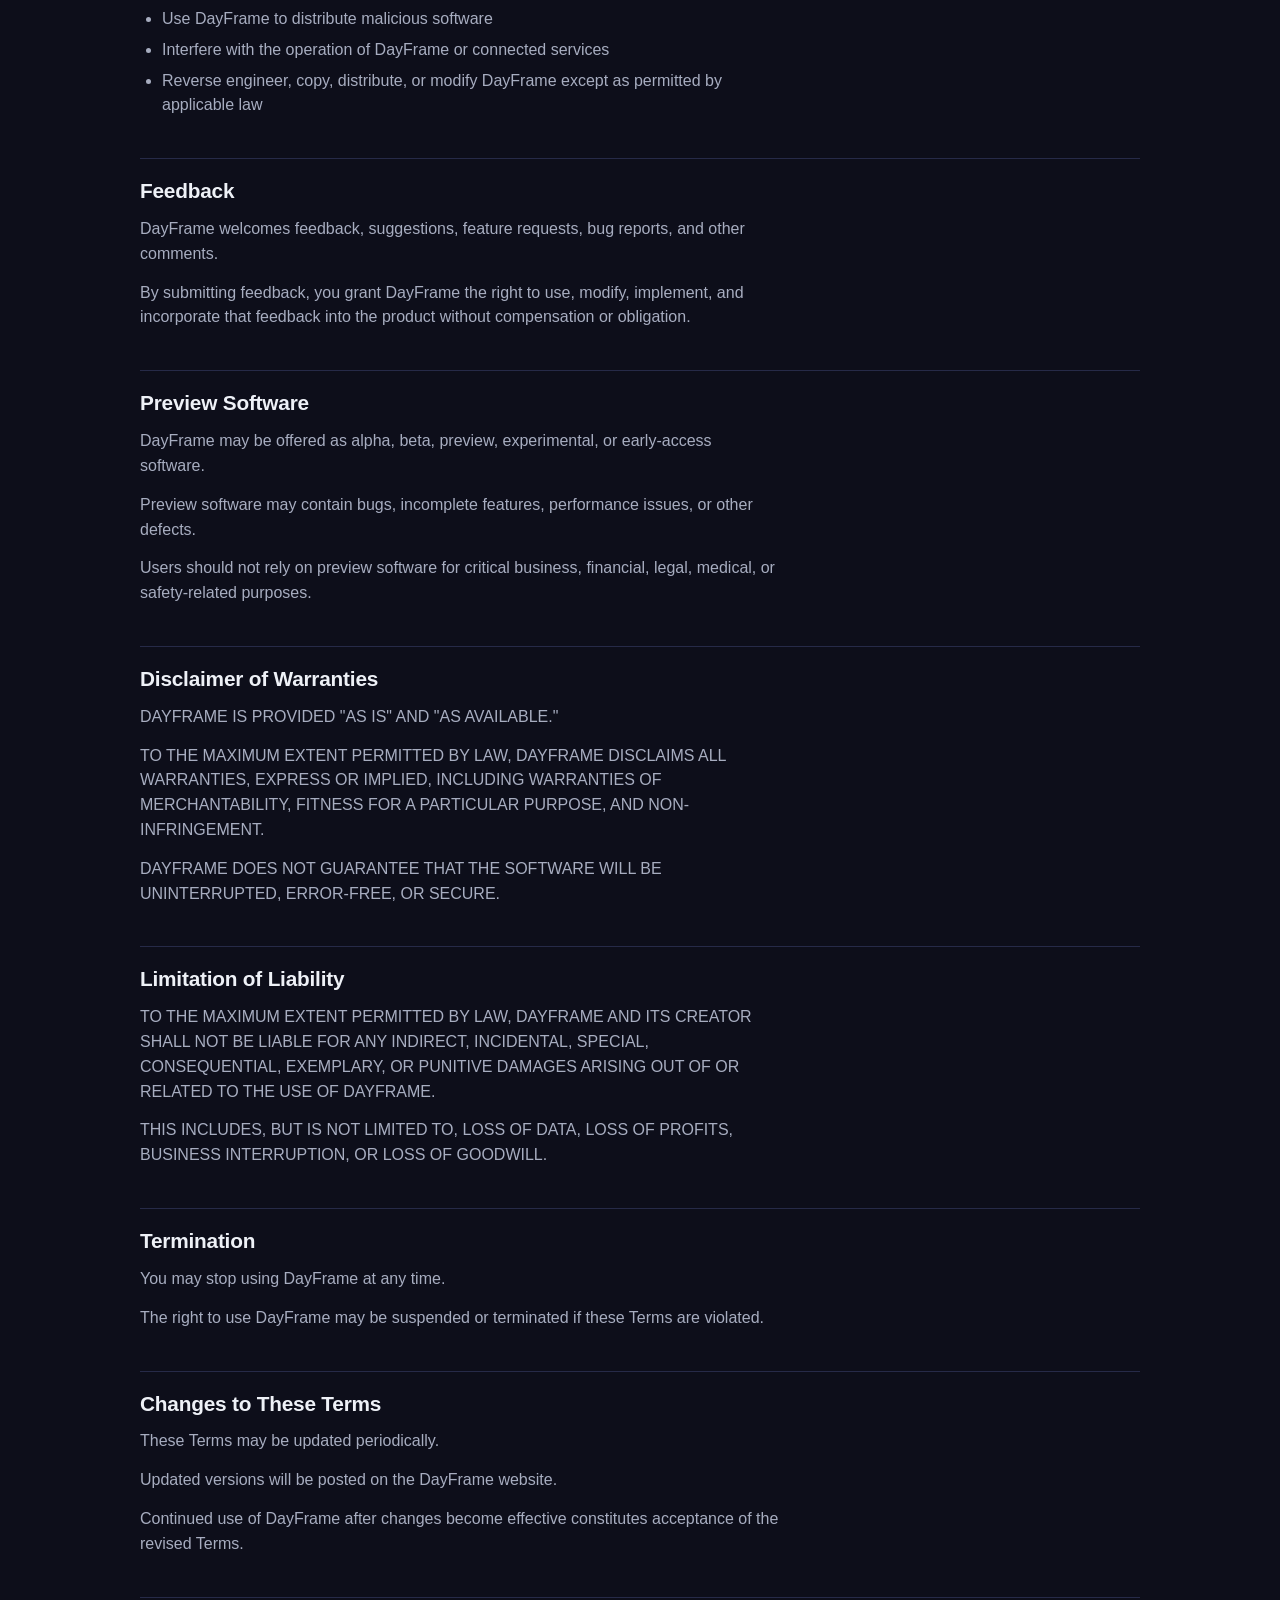
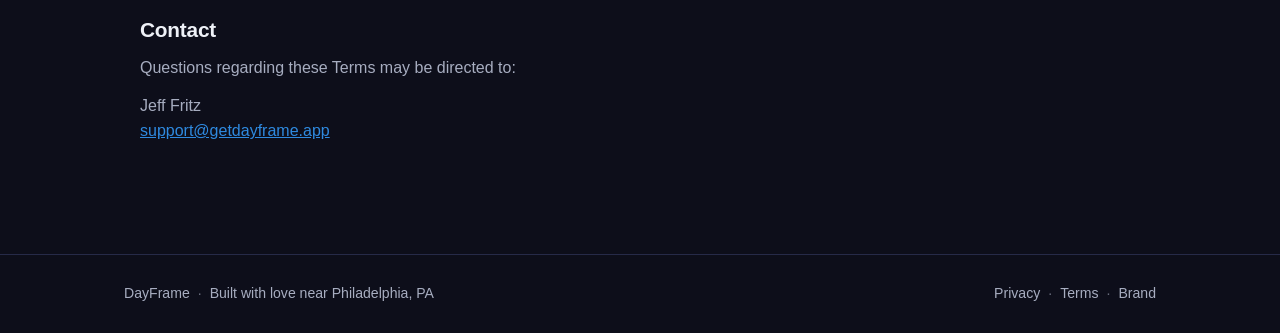
<file: site/terms.html>
<!DOCTYPE html>
<html lang="en">
<head>
<meta charset="UTF-8" />
<meta name="viewport" content="width=device-width, initial-scale=1.0" />
<title>Terms of Service — DayFrame</title>
<meta name="description" content="Terms of Service for DayFrame, the desktop-first personal productivity and cognitive workspace application." />

<link rel="icon" href="img/favicon.svg" type="image/svg+xml" />
<link rel="icon" href="img/favicon-32x32.png" sizes="32x32" type="image/png" />
<link rel="icon" href="img/favicon-16x16.png" sizes="16x16" type="image/png" />
<link rel="alternate icon" href="img/favicon.ico" />
<link rel="apple-touch-icon" href="img/apple-touch-icon.png" />

<meta property="og:type" content="website" />
<meta property="og:site_name" content="DayFrame" />
<meta property="og:url" content="https://getdayframe.app/terms.html" />
<meta property="og:title" content="Terms of Service — DayFrame" />
<meta property="og:description" content="Terms of Service for DayFrame, the desktop-first personal productivity and cognitive workspace application." />
<meta property="og:image" content="https://getdayframe.app/img/og-image.png" />

<link rel="canonical" href="https://getdayframe.app/terms.html" />
<link rel="stylesheet" href="css/style.css" />
<script src="js/platform.js"></script>
</head>
<body>

<header class="site-header">
  <div class="wrap header-inner">
    <a class="brand" href="index.html">
      <img class="brand-wordmark" src="img/brand/dayframe-wordmark-dark-700.png" alt="DayFrame" width="700" height="141" />
    </a>
    <a class="pill store-only" href="https://apps.microsoft.com/detail/9MW9FNK1H1N3" target="_blank" rel="noopener">Get it from the Microsoft Store</a>
  </div>
</header>

<main>
  <div class="wrap legal">
    <a class="back-link" href="index.html">&larr; Back to DayFrame</a>

    <h1>Terms of Service</h1>
    <p class="updated"><strong>Last Updated:</strong> August 25, 2026</p>

    <section>
      <h2>Acceptance of Terms</h2>
      <p>By downloading, installing, accessing, or using DayFrame, you agree to these Terms of Service.</p>
      <p>If you do not agree to these Terms, do not use DayFrame.</p>
    </section>

    <section>
      <h2>About DayFrame</h2>
      <p>
        DayFrame is a personal productivity and cognitive workspace application designed to
        help users organize information from services they choose to connect.
      </p>
      <p>DayFrame is currently provided as preview software and may change significantly over time.</p>
      <p>Features may be added, modified, or removed without notice.</p>
    </section>

    <section>
      <h2>License to Use</h2>
      <p>
        DayFrame grants you a limited, non-exclusive, non-transferable, revocable license to
        use the software for personal or business purposes in accordance with these Terms.
      </p>
      <p>This license does not transfer ownership of DayFrame or any associated intellectual property.</p>
    </section>

    <section>
      <h2>Your Data</h2>
      <p>Users retain ownership of their data.</p>
      <p>DayFrame is designed as a local-first application and stores information on the user's device.</p>
      <p>
        Users are responsible for maintaining backups of their data and for protecting access
        to their devices and connected accounts.
      </p>
    </section>

    <section>
      <h2>Connected Services</h2>
      <p>
        DayFrame may integrate with third-party services such as Google, GitHub, Microsoft,
        Bluesky, and other providers.
      </p>
      <p>Your use of those services remains subject to the terms and privacy policies of the respective providers.</p>
      <p>DayFrame is not responsible for the availability, functionality, or content of third-party services.</p>
    </section>

    <section>
      <h2>Acceptable Use</h2>
      <p>You agree not to:</p>
      <ul>
        <li>Violate any applicable laws or regulations</li>
        <li>Attempt to gain unauthorized access to systems or accounts</li>
        <li>Use DayFrame to distribute malicious software</li>
        <li>Interfere with the operation of DayFrame or connected services</li>
        <li>Reverse engineer, copy, distribute, or modify DayFrame except as permitted by applicable law</li>
      </ul>
    </section>

    <section>
      <h2>Feedback</h2>
      <p>DayFrame welcomes feedback, suggestions, feature requests, bug reports, and other comments.</p>
      <p>
        By submitting feedback, you grant DayFrame the right to use, modify, implement, and
        incorporate that feedback into the product without compensation or obligation.
      </p>
    </section>

    <section>
      <h2>Preview Software</h2>
      <p>DayFrame may be offered as alpha, beta, preview, experimental, or early-access software.</p>
      <p>Preview software may contain bugs, incomplete features, performance issues, or other defects.</p>
      <p>
        Users should not rely on preview software for critical business, financial, legal,
        medical, or safety-related purposes.
      </p>
    </section>

    <section>
      <h2>Disclaimer of Warranties</h2>
      <p>DAYFRAME IS PROVIDED "AS IS" AND "AS AVAILABLE."</p>
      <p>
        TO THE MAXIMUM EXTENT PERMITTED BY LAW, DAYFRAME DISCLAIMS ALL WARRANTIES, EXPRESS OR
        IMPLIED, INCLUDING WARRANTIES OF MERCHANTABILITY, FITNESS FOR A PARTICULAR PURPOSE, AND
        NON-INFRINGEMENT.
      </p>
      <p>DAYFRAME DOES NOT GUARANTEE THAT THE SOFTWARE WILL BE UNINTERRUPTED, ERROR-FREE, OR SECURE.</p>
    </section>

    <section>
      <h2>Limitation of Liability</h2>
      <p>
        TO THE MAXIMUM EXTENT PERMITTED BY LAW, DAYFRAME AND ITS CREATOR SHALL NOT BE LIABLE
        FOR ANY INDIRECT, INCIDENTAL, SPECIAL, CONSEQUENTIAL, EXEMPLARY, OR PUNITIVE DAMAGES
        ARISING OUT OF OR RELATED TO THE USE OF DAYFRAME.
      </p>
      <p>
        THIS INCLUDES, BUT IS NOT LIMITED TO, LOSS OF DATA, LOSS OF PROFITS, BUSINESS
        INTERRUPTION, OR LOSS OF GOODWILL.
      </p>
    </section>

    <section>
      <h2>Termination</h2>
      <p>You may stop using DayFrame at any time.</p>
      <p>The right to use DayFrame may be suspended or terminated if these Terms are violated.</p>
    </section>

    <section>
      <h2>Changes to These Terms</h2>
      <p>These Terms may be updated periodically.</p>
      <p>Updated versions will be posted on the DayFrame website.</p>
      <p>Continued use of DayFrame after changes become effective constitutes acceptance of the revised Terms.</p>
    </section>

    <section>
      <h2>Contact</h2>
      <p>Questions regarding these Terms may be directed to:</p>
      <p>
        Jeff Fritz<br />
        <a href="mailto:support@getdayframe.app">support@getdayframe.app</a>
      </p>
    </section>
  </div>
</main>

<footer class="site-footer">
  <div class="wrap">
    <span>DayFrame</span>
    <span class="dot" aria-hidden="true">·</span>
    <span>Built with love near Philadelphia, PA</span>
    <span class="footer-links">
      <a href="privacy.html">Privacy</a>
      <span class="dot" aria-hidden="true">·</span>
      <a href="terms.html">Terms</a>
      <span class="dot" aria-hidden="true">·</span>
      <a href="branding.html">Brand</a>
    </span>
  </div>
</footer>

</body>
</html>
</file>
<file: site/css/style.css>
:root {
  --bg: #0d0e1a;
  --bg-elev: #14162a;
  --bg-elev-2: #1b1e38;
  --tile-blue: #1670c9;
  --tile-blue-dark: #0e5aa8;
  --tile-blue-light: #2f8ae0;
  --text: #eef1f7;
  --text-muted: #a7adc0;
  --border: #262a48;
  --radius: 10px;
}

* {
  box-sizing: border-box;
}

html {
  scroll-behavior: smooth;
}

body {
  margin: 0;
  background: var(--bg);
  color: var(--text);
  font-family: "Segoe UI", "Segoe UI Variable", -apple-system, BlinkMacSystemFont, Roboto, Arial, sans-serif;
  line-height: 1.55;
}

.wrap {
  max-width: 1080px;
  margin: 0 auto;
  padding: 0 24px;
}

img {
  max-width: 100%;
  display: block;
}

h1, h2 {
  line-height: 1.15;
  font-weight: 600;
  letter-spacing: -0.01em;
}

/* Header */

.site-header {
  border-bottom: 1px solid var(--border);
  background: rgba(13, 14, 26, 0.85);
  backdrop-filter: blur(6px);
  position: sticky;
  top: 0;
  z-index: 10;
}

.header-inner {
  display: flex;
  align-items: center;
  justify-content: space-between;
  gap: 12px;
  height: 64px;
}

.brand {
  display: flex;
  align-items: center;
  border-radius: 6px;
}

.brand:focus-visible {
  outline: 2px solid var(--tile-blue-light);
  outline-offset: 4px;
}

.brand-wordmark {
  height: 30px;
  width: auto;
}

.header-link {
  color: var(--text-muted);
  text-decoration: none;
  font-size: 0.92rem;
  font-weight: 600;
}

.header-link:hover {
  color: var(--text);
}

.header-links {
  display: flex;
  align-items: center;
  gap: 16px;
}

.roadmap-link {
  color: var(--text-muted);
  text-decoration: none;
  font-weight: 600;
  font-size: 0.92rem;
}

.roadmap-link:hover {
  color: var(--tile-blue-light);
  text-decoration: underline;
}

.pill {
  font-size: 0.78rem;
  font-weight: 600;
  color: var(--tile-blue-light);
  border: 1px solid var(--tile-blue-dark);
  background: rgba(22, 112, 201, 0.12);
  padding: 5px 12px;
  border-radius: 999px;
  white-space: nowrap;
  text-decoration: none;
}

a.pill:hover {
  background: rgba(22, 112, 201, 0.24);
}

/* Microsoft Store badge (Microsoft's own artwork, kept as a local copy in img/). The badge
   carries its own background and border, so the link adds only spacing and a focus ring. */
.store-badge {
  display: inline-flex;
  line-height: 0;
  border-radius: 6px;
}

.store-badge img {
  height: 48px;
  width: auto;
}

.store-badge-sm img {
  height: 34px;
}

.store-badge:focus-visible {
  outline: 2px solid var(--tile-blue-light);
  outline-offset: 3px;
}

.hero-actions {
  align-items: center;
}

/* DayFrame only runs on Windows: js/platform.js marks every other visitor's page "not-windows",
   which swaps the Store links for a note saying so. */
.not-windows .store-badge,
.not-windows .store-only {
  display: none;
}

.windows-only-note {
  display: none;
}

.not-windows .windows-only-note {
  display: block;
}

/* Hero */

.hero {
  padding: 72px 0 88px;
}

.hero-inner {
  display: grid;
  grid-template-columns: 1.1fr 1fr;
  gap: 56px;
  align-items: center;
}

.hero h1 {
  font-size: clamp(2.1rem, 4vw, 3.2rem);
  margin: 0 0 20px;
}

.lede {
  color: var(--text-muted);
  font-size: 1.08rem;
  margin: 0 0 28px;
  max-width: 46ch;
}

.cta {
  display: inline-block;
  background: var(--tile-blue);
  color: #fff;
  text-decoration: none;
  font-weight: 600;
  padding: 12px 22px;
  border-radius: var(--radius);
  transition: background 0.15s ease;
}

.cta:hover {
  background: var(--tile-blue-light);
}

.hero-actions {
  display: flex;
  flex-wrap: wrap;
  gap: 12px;
}

.cta-outline {
  background: transparent;
  color: var(--tile-blue-light);
  border: 1px solid var(--tile-blue-dark);
}

.cta-outline:hover {
  background: rgba(22, 112, 201, 0.16);
}

.shot-trigger {
  display: block;
  width: 100%;
  padding: 0;
  margin: 0;
  border: 0;
  background: none;
  font: inherit;
  text-align: left;
  cursor: zoom-in;
  transition: opacity 0.15s ease;
}

.shot-trigger:hover {
  opacity: 0.9;
}

.shot-trigger:focus-visible {
  outline: 2px solid var(--tile-blue-light);
  outline-offset: 2px;
}

.shot-frame {
  border: 1px solid var(--border);
  border-radius: 12px;
  overflow: hidden;
  background: var(--bg-elev);
  box-shadow: 0 30px 60px -30px rgba(0, 0, 0, 0.6);
}

.shot-frame img {
  width: 100%;
}

/* Purpose */

.purpose {
  padding: 8px 0 72px;
  border-top: 1px solid var(--border);
}

.purpose h2,
.whats-new h2,
.modules h2,
.coming-soon h2 {
  font-size: clamp(1.5rem, 2.6vw, 2rem);
  margin: 56px 0 20px;
}

.purpose p {
  color: var(--text-muted);
  max-width: 68ch;
  margin: 0 0 16px;
}

/* What's new */

.whats-new {
  padding-bottom: 80px;
  border-top: 1px solid var(--border);
}

.eyebrow {
  margin: 56px 0 -12px;
  color: var(--tile-blue-light);
  font-size: 0.82rem;
  font-weight: 600;
  letter-spacing: 0.08em;
  text-transform: uppercase;
}

.whats-new-lede {
  color: var(--text-muted);
  font-size: 1.08rem;
  max-width: 68ch;
  margin: 0 0 32px;
}

.feature-grid {
  display: grid;
  grid-template-columns: repeat(2, 1fr);
  gap: 18px;
}

.feature {
  background: var(--bg-elev);
  border: 1px solid var(--border);
  border-radius: var(--radius);
  padding: 22px 24px 8px;
  border-top: 3px solid var(--tile-blue);
}

.feature h3 {
  margin: 0 0 12px;
  font-size: 1.12rem;
  font-weight: 600;
  line-height: 1.25;
  letter-spacing: -0.01em;
}

.feature p,
.feature li {
  color: var(--text-muted);
  font-size: 0.96rem;
  margin: 0 0 14px;
}

.feature ul {
  margin: 0;
  padding-left: 1.15em;
}

.feature li {
  margin-bottom: 10px;
}

.feature strong,
.feature em {
  color: var(--text);
}

.feature em {
  font-style: normal;
  font-weight: 600;
}

.feature code {
  font-family: Consolas, "Cascadia Mono", "SFMono-Regular", Menlo, monospace;
  font-size: 0.9em;
  color: var(--text);
  background: var(--bg-elev-2);
  padding: 1px 5px;
  border-radius: 4px;
}

/* A screenshot at the foot of a feature card. Opens in the lightbox like the other shots. */
.feature-shot {
  margin: 4px 0 16px;
  border: 1px solid var(--border);
  border-radius: 8px;
  overflow: hidden;
}

.feature-shot img {
  display: block;
  width: 100%;
  height: auto;
}

/* Modules / tile grid */

.modules {
  padding-bottom: 80px;
  border-top: 1px solid var(--border);
}

.modules-lede {
  color: var(--text-muted);
  margin: 0 0 24px;
}

.modules-group-h {
  font-size: 1rem;
  font-weight: 600;
  color: var(--text-muted);
  text-transform: uppercase;
  letter-spacing: 0.04em;
  margin: 0 0 14px;
}

.modules-group-h-planned {
  margin-top: 36px;
}

.tile-grid {
  display: grid;
  grid-template-columns: repeat(4, 1fr);
  gap: 14px;
  margin-bottom: 8px;
}

.tile {
  aspect-ratio: 1 / 1;
  border-radius: var(--radius);
  background: linear-gradient(160deg, var(--tile-blue-light), var(--tile-blue-dark));
  color: #fff;
  display: flex;
  flex-direction: column;
  align-items: center;
  justify-content: center;
  gap: 10px;
  padding: 12px;
  text-align: center;
  font-weight: 600;
  font-size: 0.92rem;
  box-shadow: 0 12px 24px -16px rgba(0, 0, 0, 0.5);
}

.tile svg {
  width: 30%;
  height: 30%;
  fill: #fff;
}

.tile-muted {
  background: linear-gradient(160deg, #2a3a5c, #1a2440);
  opacity: 0.9;
}

.tile-optin {
  background: linear-gradient(160deg, #3b5f93, #24416b);
}

.tile small {
  font-size: 0.72rem;
  font-weight: 500;
  opacity: 0.8;
  margin-top: -6px;
}

.tile-more {
  background: transparent;
  border: 1.5px dashed var(--border);
  color: var(--text-muted);
  box-shadow: none;
}

.more-mark {
  font-size: 1.6rem;
  font-weight: 300;
  line-height: 1;
}

/* Module blurbs */

.module-blurbs {
  margin-top: 48px;
  display: flex;
  flex-direction: column;
  gap: 32px;
}

.blurb {
  display: grid;
  grid-template-columns: 320px 1fr;
  gap: 28px;
  align-items: center;
}

.blurb-text-only {
  grid-template-columns: 1fr;
}

.blurb-trio {
  grid-template-columns: 1fr;
}

.trio-shots {
  display: grid;
  grid-template-columns: repeat(3, 1fr);
  gap: 12px;
  margin-bottom: 16px;
}

.trio-shots picture,
.trio-shots img {
  width: 100%;
}

.blurb picture,
.blurb img {
  width: 100%;
}

.blurb .shot-frame,
.blurb picture {
  border: 1px solid var(--border);
  border-radius: var(--radius);
  overflow: hidden;
  background: var(--bg-elev);
  display: block;
}

.blurb-text h3 {
  margin: 0 0 8px;
  font-size: 1.1rem;
}

.blurb-text p {
  color: var(--text-muted);
  margin: 0;
  max-width: 60ch;
}

/* Boards */

.boards {
  padding: 8px 0 80px;
  border-top: 1px solid var(--border);
}

.boards-inner {
  display: grid;
  grid-template-columns: 1fr 1fr;
  gap: 48px;
  align-items: center;
}

.boards h2 {
  font-size: clamp(1.5rem, 2.6vw, 2rem);
  margin: 56px 0 20px;
}

.boards-copy p {
  color: var(--text-muted);
  max-width: 52ch;
  margin: 0 0 16px;
}

.feature-list {
  color: var(--text-muted);
  margin: 0;
  padding-left: 20px;
}

.feature-list li {
  margin: 0 0 8px;
}

.feature-list-grid {
  display: grid;
  grid-template-columns: 1fr 1fr;
  gap: 4px 24px;
  margin: 24px 0;
}

.boards-shot .shot-frame img {
  width: 100%;
}

/* Personalization */

.personalization {
  padding: 8px 0 80px;
  border-top: 1px solid var(--border);
}

.personalization h2 {
  font-size: clamp(1.5rem, 2.6vw, 2rem);
  margin: 56px 0 20px;
}

.personalization > .wrap > p {
  color: var(--text-muted);
  max-width: 68ch;
  margin: 0 0 24px;
}

.preset-more {
  color: var(--text-muted);
  font-size: 0.92rem;
  margin: 0 0 32px;
}

.personalization .muted {
  color: var(--text-muted);
  font-size: 0.92rem;
}

/* Coming soon */

.coming-soon {
  border-top: 1px solid var(--border);
  padding-bottom: 96px;
  text-align: center;
}

.coming-soon-inner {
  max-width: 640px;
}

.coming-soon p {
  color: var(--text-muted);
  margin: 0 0 12px;
}

.coming-soon .muted {
  font-size: 0.95rem;
}

.coming-soon strong {
  color: var(--text);
}

.contact-link {
  color: var(--tile-blue-light);
  text-decoration: none;
  font-weight: 600;
}

.contact-link:hover {
  text-decoration: underline;
}

.cta-row {
  display: flex;
  align-items: center;
  justify-content: center;
  gap: 16px;
  margin: 20px 0;
  flex-wrap: wrap;
}

.cta-secondary {
  color: var(--text-muted);
  text-decoration: none;
  font-weight: 600;
  padding: 12px 4px;
}

.cta-secondary:hover {
  color: var(--tile-blue-light);
  text-decoration: underline;
}

/* Footer */

.site-footer {
  border-top: 1px solid var(--border);
  padding: 28px 0;
  color: var(--text-muted);
  font-size: 0.88rem;
}

.site-footer .wrap {
  display: flex;
  align-items: center;
  gap: 8px;
  flex-wrap: wrap;
}

.footer-links {
  display: flex;
  align-items: center;
  gap: 8px;
  margin-left: auto;
}

.footer-links a {
  color: var(--text-muted);
  text-decoration: none;
}

.footer-links a:hover {
  color: var(--tile-blue-light);
  text-decoration: underline;
}

.dot {
  opacity: 0.6;
}

/* Legal pages (privacy / terms) */

.legal {
  padding: 56px 40px 96px;
}

.legal h1 {
  font-size: clamp(1.8rem, 3.2vw, 2.4rem);
  margin: 0 0 8px;
}

.legal .updated {
  color: var(--text-muted);
  font-size: 0.92rem;
  margin: 0 0 40px;
}

.legal h2 {
  font-size: 1.3rem;
  margin: 40px 0 14px;
  padding-top: 20px;
  border-top: 1px solid var(--border);
}

.legal section:first-of-type h2 {
  border-top: none;
  padding-top: 0;
}

.legal p {
  color: var(--text-muted);
  max-width: 72ch;
  margin: 0 0 14px;
}

.legal ul {
  color: var(--text-muted);
  max-width: 72ch;
  margin: 0 0 14px;
  padding-left: 22px;
}

.legal li {
  margin: 0 0 6px;
}

.legal strong {
  color: var(--text);
}

.legal a {
  color: var(--tile-blue-light);
}

/* OAuth scope names in the Google user data section. Monospace so a reader (or a Google reviewer
   cross-referencing the consent screen) can tell an exact scope identifier from prose. */
.legal code {
  font-family: "Cascadia Mono", Consolas, "Courier New", monospace;
  font-size: 0.9em;
  color: var(--text);
  background: var(--bg-elev-2);
  border: 1px solid var(--border);
  border-radius: 4px;
  padding: 1px 5px;
}

/* Brand assets page */

.brand-page section > p {
  margin-bottom: 20px;
}

.brand-grid {
  display: grid;
  gap: 20px;
  margin: 0 0 20px;
}

.brand-grid-2 {
  grid-template-columns: repeat(2, 1fr);
}

.brand-grid-3 {
  grid-template-columns: repeat(3, 1fr);
}

.brand-grid-4 {
  grid-template-columns: repeat(4, 1fr);
}

.brand-card {
  margin: 0;
  background: var(--bg-elev);
  border: 1px solid var(--border);
  border-radius: var(--radius);
  overflow: hidden;
}

.brand-swatch {
  display: flex;
  align-items: center;
  justify-content: center;
  padding: 36px 28px;
  min-height: 160px;
}

.brand-swatch img {
  width: 100%;
  height: auto;
}

.brand-swatch-mark img {
  width: 96px;
}

.brand-swatch-light {
  background: #ffffff;
}

.brand-swatch-dark {
  background: var(--bg);
}

.brand-swatch-blue {
  background: var(--tile-blue);
}

.brand-card figcaption {
  display: flex;
  flex-wrap: wrap;
  align-items: center;
  justify-content: space-between;
  gap: 8px 16px;
  padding: 14px 18px;
  border-top: 1px solid var(--border);
  font-size: 0.92rem;
}

.brand-downloads {
  display: flex;
  flex-wrap: wrap;
  gap: 6px 16px;
}

.brand-page .brand-downloads a {
  font-weight: 600;
  text-decoration: none;
}

.brand-page .brand-downloads a:hover {
  text-decoration: underline;
}

.brand-downloads-row {
  font-size: 0.92rem;
}

.brand-color {
  display: flex;
  flex-direction: column;
  gap: 4px;
  background: var(--bg-elev);
  border: 1px solid var(--border);
  border-radius: var(--radius);
  padding: 12px 12px 14px;
  font-size: 0.92rem;
}

.brand-color-chip {
  display: block;
  height: 64px;
  border-radius: 6px;
  margin-bottom: 8px;
  box-shadow: inset 0 0 0 1px rgba(255, 255, 255, 0.12);
}

.brand-color code {
  align-self: flex-start;
}

@media (max-width: 860px) {
  .brand-grid-2,
  .brand-grid-3 {
    grid-template-columns: 1fr;
  }

  .brand-grid-4 {
    grid-template-columns: repeat(2, 1fr);
  }
}

/* "Coming soon" note for the Mac version, under the hero actions */

.mac-soon {
  display: flex;
  align-items: center;
  gap: 10px;
  margin: 18px 0 0;
  font-size: 0.95rem;
  font-weight: 600;
  color: var(--text-muted);
}

.mac-soon .pill {
  font-size: 0.7rem;
  text-transform: uppercase;
  letter-spacing: 0.06em;
}

.back-link {
  display: inline-block;
  margin-bottom: 32px;
  color: var(--text-muted);
  text-decoration: none;
  font-size: 0.92rem;
}

.back-link:hover {
  color: var(--tile-blue-light);
}

/* Responsive */

@media (max-width: 860px) {
  .hero-inner {
    grid-template-columns: 1fr;
  }

  .hero {
    padding: 48px 0 56px;
  }

  .tile-grid {
    grid-template-columns: repeat(2, 1fr);
  }

  .blurb {
    grid-template-columns: 1fr;
  }

  .boards-inner {
    grid-template-columns: 1fr;
  }

  .feature-list-grid {
    grid-template-columns: 1fr;
  }

  .feature-grid {
    grid-template-columns: 1fr;
  }
}

@media (max-width: 520px) {
  .header-link {
    display: none;
  }
}

@media (max-width: 420px) {
  .header-inner {
    height: 56px;
  }

  .brand-wordmark {
    height: 24px;
  }

  .header-links {
    gap: 10px;
  }

  .roadmap-link {
    font-size: 0.82rem;
  }

  .legal {
    padding: 40px 20px 64px;
  }
}

/* Lightbox */

body.lightbox-open {
  overflow: hidden;
}

.lightbox {
  position: fixed;
  inset: 0;
  z-index: 100;
  display: flex;
  align-items: center;
  justify-content: center;
  padding: 40px;
  background: rgba(6, 7, 14, 0.9);
}

.lightbox[hidden] {
  display: none;
}

.lightbox-img {
  max-width: 100%;
  max-height: 100%;
  border-radius: var(--radius);
  box-shadow: 0 30px 80px -20px rgba(0, 0, 0, 0.7);
}

.lightbox-close {
  position: fixed;
  top: 20px;
  right: 24px;
  width: 40px;
  height: 40px;
  border: 1px solid var(--border);
  border-radius: 999px;
  background: var(--bg-elev);
  color: var(--text);
  font-size: 1.4rem;
  line-height: 1;
  cursor: pointer;
}

.lightbox-close:hover {
  color: var(--tile-blue-light);
  border-color: var(--tile-blue-dark);
}

.lightbox-close:focus-visible {
  outline: 2px solid var(--tile-blue-light);
  outline-offset: 2px;
}

@media (max-width: 420px) {
  .lightbox {
    padding: 20px;
  }
}
</file>
